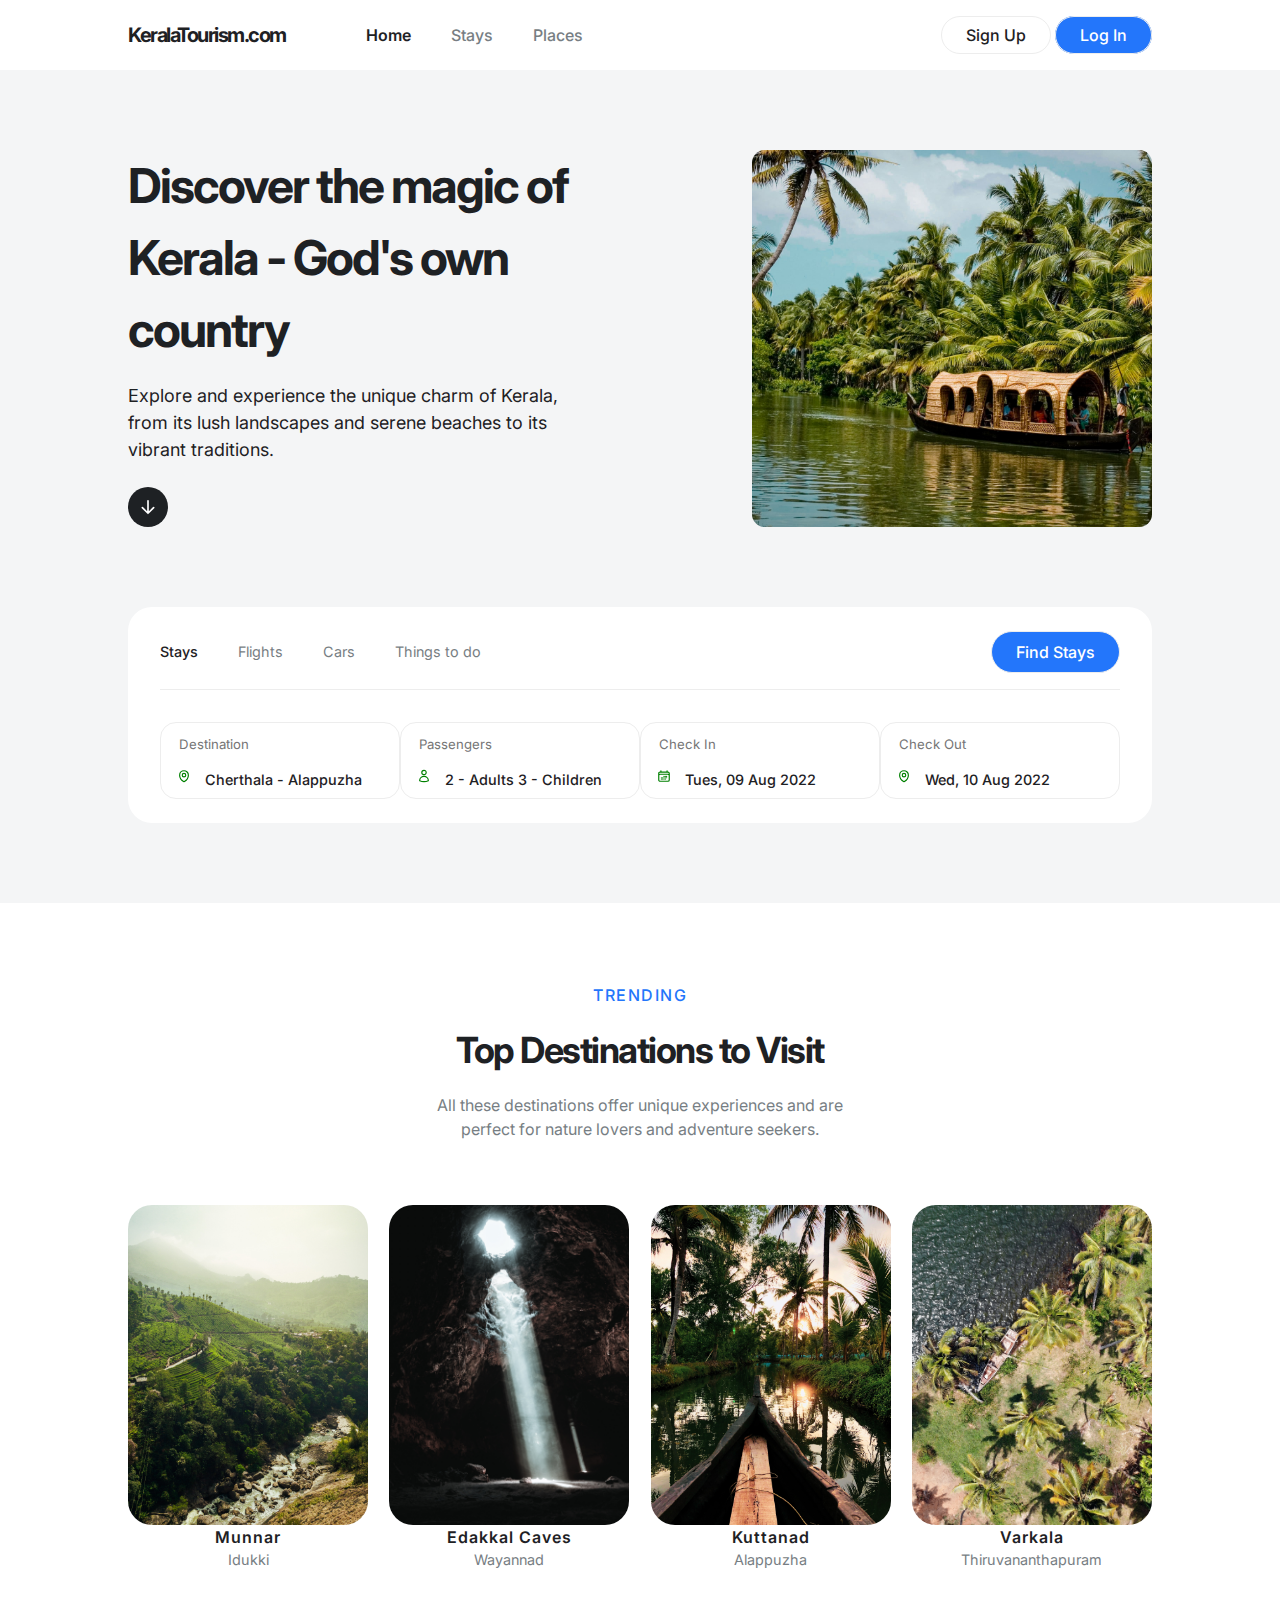
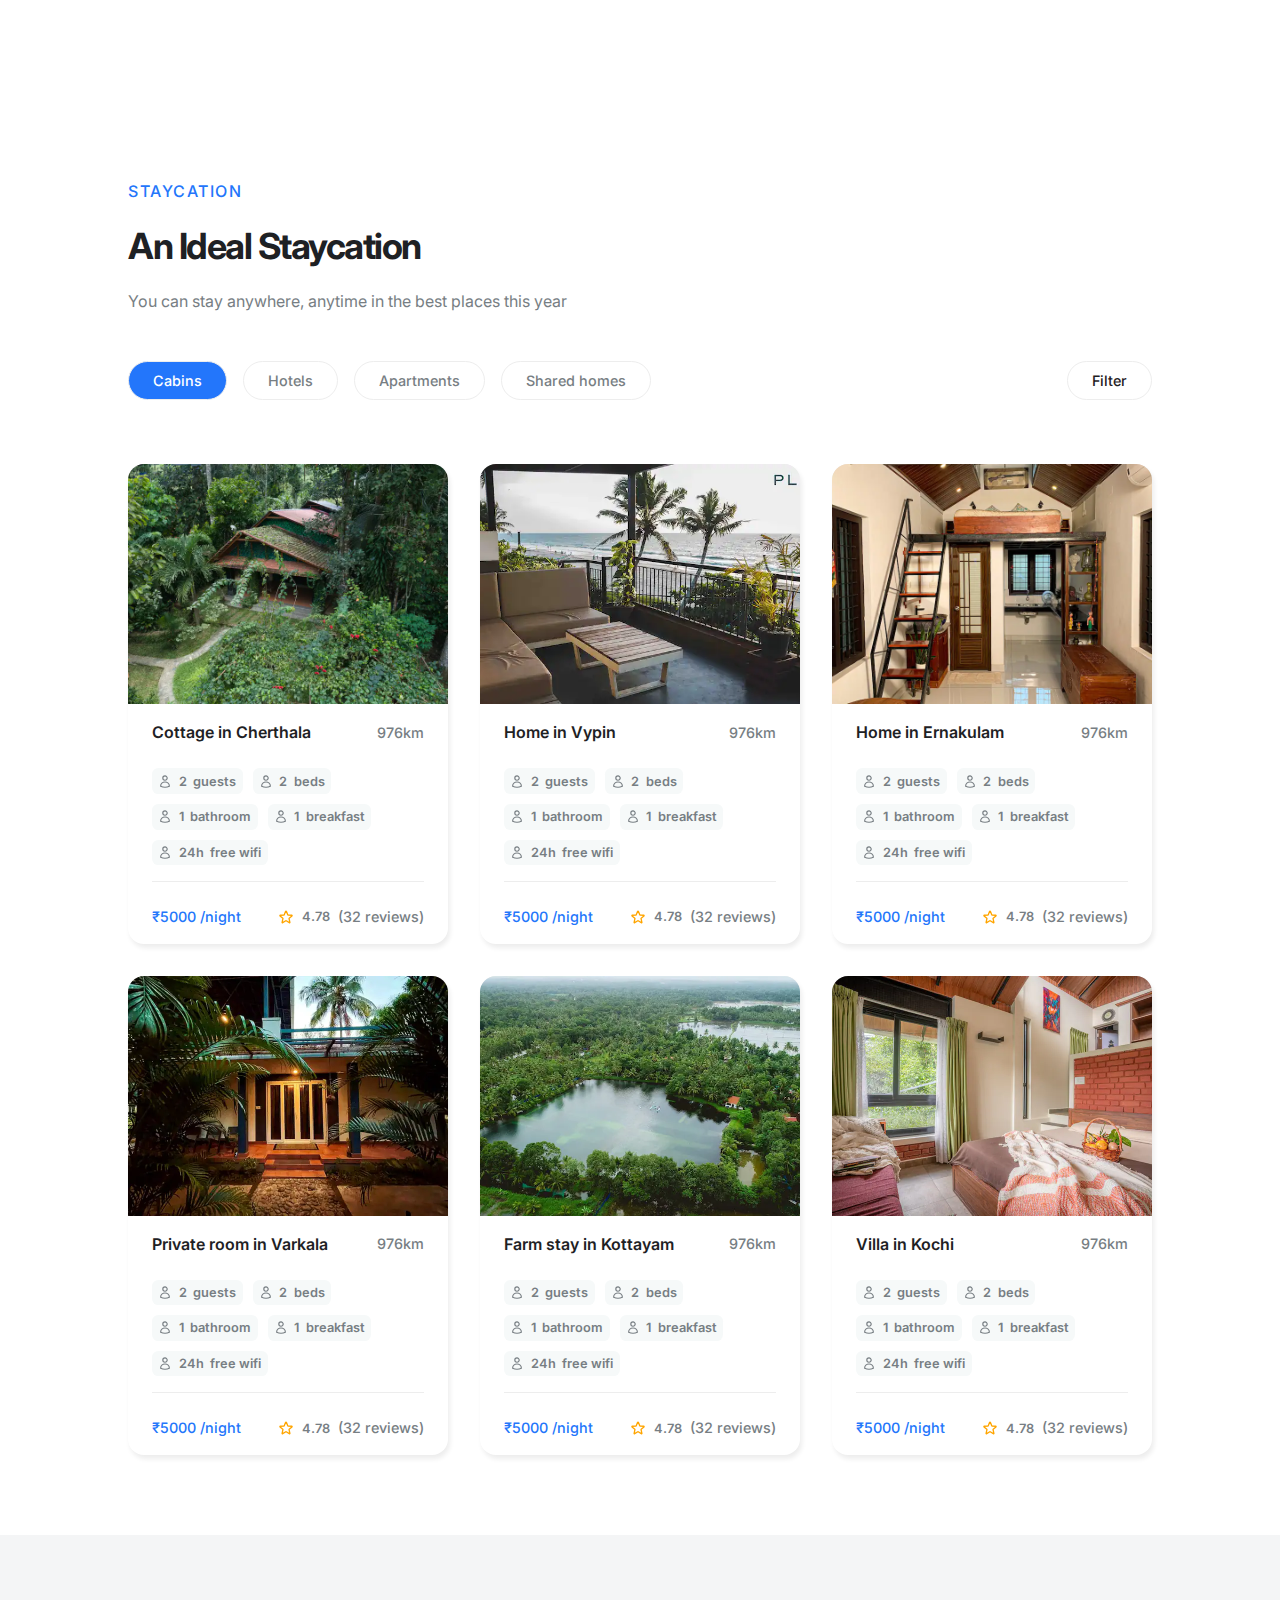
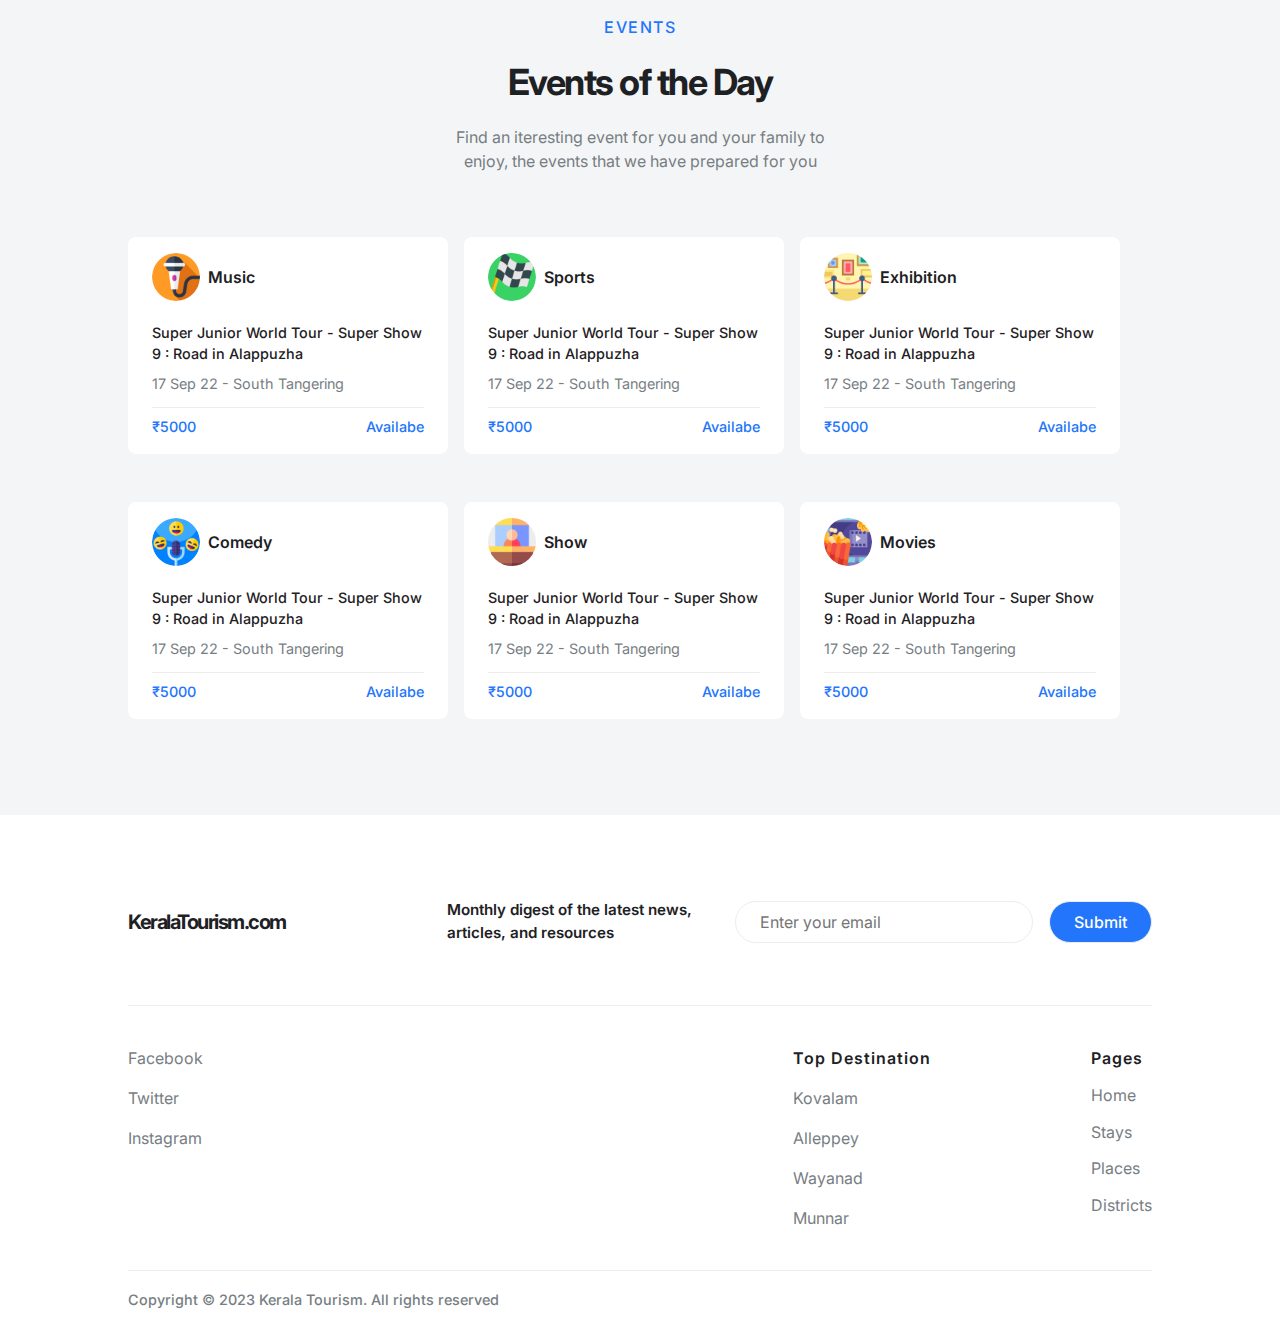
<file: index.html>
<!DOCTYPE html>
<html lang="en">
<head>
    <meta charset="UTF-8">
    <meta http-equiv="X-UA-Compatible" content="IE=edge">
    <meta name="viewport" content="width=device-width, initial-scale=1.0">

    <!-- Styles -->
    <link rel="stylesheet" href="./global.css">
    <link rel="stylesheet" href="./styles/home.css">

    <!-- Google Fonts -->
    <link rel="preconnect" href="https://fonts.googleapis.com">
    <link rel="preconnect" href="https://fonts.gstatic.com" crossorigin>
    <link href="https://fonts.googleapis.com/css2?family=Inter:wght@400;500;600;700&display=swap" rel="stylesheet">

    <title>Kerala Tourism Home</title>
</head>
<body>
    
    <!-- Header -->
    <header>
        <nav class="container flex-group">
            <p class="logo">KeralaTourism.com</p>
            
            <div class="nav-items flex-group">
                <a class="active" href="#">Home</a>
                <a href="./pages/stays.html">Stays</a>
                <a href="./pages/places.html">Places</a>
            </div>

            <div class="btn-group">
                <a class="btn" href="./pages/signup.html">Sign Up</a>
                <a class="btn btn-primary" href="./pages/login.html">Log In</a>
            </div>
        </nav>
    </header>
    <!-- Header -->

    <main>
        <!-- Hero Section -->
            <div class="hero__section">
                <div class="hero__section-wrapper container flex-group">
                    <div class="text-wrapper flex-group">
                        <!-- Text -->
                        <h1 class="hero__section-title">Discover the magic of Kerala - God's own country</h1>
                        <p class="hero__section-body">Explore and experience the unique charm of Kerala, from its lush landscapes and serene beaches to its vibrant traditions.</p>
                        <div class="scroll-down">
                            <svg xmlns="http://www.w3.org/2000/svg" fill="none" viewBox="0 0 24 24" stroke-width="1.5" stroke="currentColor" class="w-6 h-6">
                                <path stroke-linecap="round" stroke-linejoin="round" d="M12 4.5v15m0 0l6.75-6.75M12 19.5l-6.75-6.75" />
                            </svg>
                        </div>
                        <!-- Text -->
                    </div>
                    <div class="hero__section-image">
                        
                    </div>
                </div>
                <!-- Search Box -->
                <div class="search__box container">
                    <div class="search__box-head">
                        <div class="filter">
                            <p class="active" style="font-size: 0.9rem;">Stays</p>
                            <p style="font-size: 0.9rem;">Flights</p>
                            <p style="font-size: 0.9rem;">Cars</p>
                            <p style="font-size: 0.9rem;">Things to do</p>
                        </div>
                        <button class="btn btn-primary" type="button">Find Stays</button>
                    </div>
                    <div class="search__box-body">
                        <div class="search-ctn">
                            <input type="text" placeholder="Destination">
                            <div class="value">
                                <div class="icon">
                                    <svg xmlns="http://www.w3.org/2000/svg" fill="none" viewBox="0 0 24 24" stroke-width="1.5" stroke="currentColor" class="w-6 h-6">
                                        <path stroke-linecap="round" stroke-linejoin="round" d="M15 10.5a3 3 0 11-6 0 3 3 0 016 0z" />
                                        <path stroke-linecap="round" stroke-linejoin="round" d="M19.5 10.5c0 7.142-7.5 11.25-7.5 11.25S4.5 17.642 4.5 10.5a7.5 7.5 0 1115 0z" />
                                      </svg>
                                </div>
                                <p style="font-size: 0.9rem;">Cherthala - Alappuzha</p>
                            </div>
                        </div>
            
                        <div class="search-ctn">
                            <input type="text" placeholder="Passengers">
                            <div class="value">
                                <div class="icon">
                                    <svg xmlns="http://www.w3.org/2000/svg" fill="none" viewBox="0 0 24 24" stroke-width="1.5" stroke="currentColor" class="w-6 h-6">
                                        <path stroke-linecap="round" stroke-linejoin="round" d="M15.75 6a3.75 3.75 0 11-7.5 0 3.75 3.75 0 017.5 0zM4.501 20.118a7.5 7.5 0 0114.998 0A17.933 17.933 0 0112 21.75c-2.676 0-5.216-.584-7.499-1.632z" />
                                      </svg>
                                </div>
                                <p style="font-size: 0.9rem;">2 - Adults 3 - Children</p>
                            </div>
                        </div>
            
                        <div class="search-ctn">
                            <input type="text" placeholder="Check In">
                            <div class="value">
                                <div class="icon">
                                    <svg xmlns="http://www.w3.org/2000/svg" fill="none" viewBox="0 0 24 24" stroke-width="1.5" stroke="currentColor" class="w-6 h-6">
                                        <path stroke-linecap="round" stroke-linejoin="round" d="M6.75 3v2.25M17.25 3v2.25M3 18.75V7.5a2.25 2.25 0 012.25-2.25h13.5A2.25 2.25 0 0121 7.5v11.25m-18 0A2.25 2.25 0 005.25 21h13.5A2.25 2.25 0 0021 18.75m-18 0v-7.5A2.25 2.25 0 015.25 9h13.5A2.25 2.25 0 0121 11.25v7.5m-9-6h.008v.008H12v-.008zM12 15h.008v.008H12V15zm0 2.25h.008v.008H12v-.008zM9.75 15h.008v.008H9.75V15zm0 2.25h.008v.008H9.75v-.008zM7.5 15h.008v.008H7.5V15zm0 2.25h.008v.008H7.5v-.008zm6.75-4.5h.008v.008h-.008v-.008zm0 2.25h.008v.008h-.008V15zm0 2.25h.008v.008h-.008v-.008zm2.25-4.5h.008v.008H16.5v-.008zm0 2.25h.008v.008H16.5V15z" />
                                      </svg>
                                </div>
                                <p style="font-size: 0.9rem;">Tues, 09 Aug 2022</p>
                            </div>
                        </div>
            
                        <div class="search-ctn">
                            <input type="text" placeholder="Check Out">
                            <div class="value">
                                <div class="icon">
                                    <svg xmlns="http://www.w3.org/2000/svg" fill="none" viewBox="0 0 24 24" stroke-width="1.5" stroke="currentColor" class="w-6 h-6">
                                        <path stroke-linecap="round" stroke-linejoin="round" d="M15 10.5a3 3 0 11-6 0 3 3 0 016 0z" />
                                        <path stroke-linecap="round" stroke-linejoin="round" d="M19.5 10.5c0 7.142-7.5 11.25-7.5 11.25S4.5 17.642 4.5 10.5a7.5 7.5 0 1115 0z" />
                                      </svg>
                                </div>
                                <p style="font-size: 0.9rem;">Wed, 10 Aug 2022</p>
                            </div>
                        </div>
                    </div>
                </div>
            </div>
        <!-- Hero Section -->

        <!-- Top Destination -->
        <div class="top__destinations">
            <div class="container">
                <div class="top__destinations-text">
                    <h2 class="top__destinations-title">TRENDING</h2>
                    <h3 class="top__destinations-subtitle">Top Destinations to Visit</h3>
                    <p class="top__destinations-body">All these destinations offer unique experiences and are <br>perfect for nature lovers and adventure seekers.</p>
                </div>
                <div class="top__destinations-images flex-group">
                    <div class="top__destinations-cards" style="text-align: center;">
                        <div class="top__destinations-card-image" style="background-image: url('./images/Destinations/Munnar.jpg');"></div>
                        <h4 class="card-title">Munnar</h4>
                        <p style="color: var(--clr-neutral-700); font-size: 0.9rem;">Idukki</p>
                    </div>
                    <div class="top__destinations-cards" style="text-align: center;">
                        <div class="top__destinations-card-image" style="background-image: url('./images/Destinations/Caves.jpg');"></div>
                        <h4 class="card-title">Edakkal Caves</h4>
                        <p style="color: var(--clr-neutral-700); font-size: 0.9rem;">Wayannad</p>
                    </div>
                    <div class="top__destinations-cards" style="text-align: center;">
                        <div class="top__destinations-card-image" style="background-image: url('./images/Destinations/Kutannad.jpg');"></div>
                        <h4 class="card-title">Kuttanad</h4>
                        <p style="color: var(--clr-neutral-700); font-size: 0.9rem;">Alappuzha</p>
                    </div>
                    <div class="top__destinations-cards" style="text-align: center;">
                        <div class="top__destinations-card-image" style="background-image: url('./images/Destinations/Varkala.jpg');"></div>
                        <h4 class="card-title">Varkala</h4>
                        <p style="color: var(--clr-neutral-700); font-size: 0.9rem;">Thiruvananthapuram</p>
                    </div>
                </div>
            </div>
        </div>
        <!-- Top Destinations -->

        <!-- Staycation -->
        <div class="staycation">
            <div class="container">
                <div class="staycation-text">
                    <h2>STAYCATION</h2>
                    <h3>An Ideal Staycation</h3>
                    <p>You can stay anywhere, anytime in the best places this year</p>
                </div>
                
                <div class="staycation-filter flex-group">
                    <div class="flex-group" style="gap: 1rem;">
                        <button class="btn btn-primary" type="button" style="font-size: 0.9rem;">Cabins</button>
                        <button class="btn" type="button" style="font-size: 0.9rem; color: var(--clr-neutral-700);">Hotels</button>
                        <button class="btn" type="button" style="font-size: 0.9rem; color: var(--clr-neutral-700);">Apartments</button>
                        <button class="btn" type="button" style="font-size: 0.9rem; color: var(--clr-neutral-700);">Shared homes</button>
                    </div>
                    <div>
                        <button class="btn" type="button" style="font-size: 0.9rem;">Filter</button>
                    </div>
                </div>

                <div class="staycation-cards flex-group">
                    <div class="product__card">
                        <div class="product__card-img" style="background-image: url('./images/Stays/stay1.webp');">
                        </div>
                        <div class="product__card-body">
                            <div class="flex-group" style="justify-content: space-between; align-items: center;">
                                <p class="card-title">Cottage in Cherthala</p>
                                <p class="distance">976km</p>
                            </div>
                            <div class="tag-group">
                                <div class="tag">
                                    <svg xmlns="http://www.w3.org/2000/svg" fill="none" viewBox="0 0 24 24" stroke-width="1.5" stroke="currentColor" class="w-6 h-6">
                                        <path stroke-linecap="round" stroke-linejoin="round" d="M15.75 6a3.75 3.75 0 11-7.5 0 3.75 3.75 0 017.5 0zM4.501 20.118a7.5 7.5 0 0114.998 0A17.933 17.933 0 0112 21.75c-2.676 0-5.216-.584-7.499-1.632z" />
                                    </svg>
                                    <p class="tag-number">2</p>
                                    <p class="tag-text">guests</p>
                                </div>
                                <div class="tag">
                                    <svg xmlns="http://www.w3.org/2000/svg" fill="none" viewBox="0 0 24 24" stroke-width="1.5" stroke="currentColor" class="w-6 h-6">
                                        <path stroke-linecap="round" stroke-linejoin="round" d="M15.75 6a3.75 3.75 0 11-7.5 0 3.75 3.75 0 017.5 0zM4.501 20.118a7.5 7.5 0 0114.998 0A17.933 17.933 0 0112 21.75c-2.676 0-5.216-.584-7.499-1.632z" />
                                    </svg>
                                    <p class="tag-number">2</p>
                                    <p class="tag-text">beds</p>
                                </div>
                                <div class="tag">
                                    <svg xmlns="http://www.w3.org/2000/svg" fill="none" viewBox="0 0 24 24" stroke-width="1.5" stroke="currentColor" class="w-6 h-6">
                                        <path stroke-linecap="round" stroke-linejoin="round" d="M15.75 6a3.75 3.75 0 11-7.5 0 3.75 3.75 0 017.5 0zM4.501 20.118a7.5 7.5 0 0114.998 0A17.933 17.933 0 0112 21.75c-2.676 0-5.216-.584-7.499-1.632z" />
                                    </svg>
                                    <p class="tag-number">1</p>
                                    <p class="tag-text">bathroom</p>
                                </div>
                                <div class="tag">
                                    <svg xmlns="http://www.w3.org/2000/svg" fill="none" viewBox="0 0 24 24" stroke-width="1.5" stroke="currentColor" class="w-6 h-6">
                                        <path stroke-linecap="round" stroke-linejoin="round" d="M15.75 6a3.75 3.75 0 11-7.5 0 3.75 3.75 0 017.5 0zM4.501 20.118a7.5 7.5 0 0114.998 0A17.933 17.933 0 0112 21.75c-2.676 0-5.216-.584-7.499-1.632z" />
                                    </svg>
                                    <p class="tag-number">1</p>
                                    <p class="tag-text">breakfast</p>
                                </div>
                                <div class="tag">
                                    <svg xmlns="http://www.w3.org/2000/svg" fill="none" viewBox="0 0 24 24" stroke-width="1.5" stroke="currentColor" class="w-6 h-6">
                                        <path stroke-linecap="round" stroke-linejoin="round" d="M15.75 6a3.75 3.75 0 11-7.5 0 3.75 3.75 0 017.5 0zM4.501 20.118a7.5 7.5 0 0114.998 0A17.933 17.933 0 0112 21.75c-2.676 0-5.216-.584-7.499-1.632z" />
                                    </svg>
                                    <p class="tag-number">24h</p>
                                    <p class="tag-text">free wifi</p>
                                </div>
                            </div>
                            <div class="flex-group" style="justify-content: space-between; align-items: center;">
                                <p class="card-price">₹5000 /night</p>
                                <div class="flex-group" style="gap: 0.5rem; align-items: center;">
                                    <div class="rating-icon flex-group">
                                        <svg xmlns="http://www.w3.org/2000/svg" fill="none" viewBox="0 0 24 24" stroke-width="1.5" stroke="currentColor" class="w-6 h-6">
                                            <path stroke-linecap="round" stroke-linejoin="round" d="M11.48 3.499a.562.562 0 011.04 0l2.125 5.111a.563.563 0 00.475.345l5.518.442c.499.04.701.663.321.988l-4.204 3.602a.563.563 0 00-.182.557l1.285 5.385a.562.562 0 01-.84.61l-4.725-2.885a.563.563 0 00-.586 0L6.982 20.54a.562.562 0 01-.84-.61l1.285-5.386a.562.562 0 00-.182-.557l-4.204-3.602a.563.563 0 01.321-.988l5.518-.442a.563.563 0 00.475-.345L11.48 3.5z" />
                                        </svg>
                                    </div>                     
                                    <p class="rating">4.78</p>  
                                    <p class="review">(32 reviews)</p>
                                </div>
                            </div>
                        </div>
                    </div> <!-- Product Card 1 -->

                    <div class="product__card">
                        <div class="product__card-img" style="background-image: url('./images/Stays/Stay2.webp');">
                        </div>
                        <div class="product__card-body">
                            <div class="flex-group" style="justify-content: space-between; align-items: center;">
                                <p class="card-title">Home in Vypin</p>
                                <p class="distance">976km</p>
                            </div>
                            <div class="tag-group">
                                <div class="tag">
                                    <svg xmlns="http://www.w3.org/2000/svg" fill="none" viewBox="0 0 24 24" stroke-width="1.5" stroke="currentColor" class="w-6 h-6">
                                        <path stroke-linecap="round" stroke-linejoin="round" d="M15.75 6a3.75 3.75 0 11-7.5 0 3.75 3.75 0 017.5 0zM4.501 20.118a7.5 7.5 0 0114.998 0A17.933 17.933 0 0112 21.75c-2.676 0-5.216-.584-7.499-1.632z" />
                                    </svg>
                                    <p class="tag-number">2</p>
                                    <p class="tag-text">guests</p>
                                </div>
                                <div class="tag">
                                    <svg xmlns="http://www.w3.org/2000/svg" fill="none" viewBox="0 0 24 24" stroke-width="1.5" stroke="currentColor" class="w-6 h-6">
                                        <path stroke-linecap="round" stroke-linejoin="round" d="M15.75 6a3.75 3.75 0 11-7.5 0 3.75 3.75 0 017.5 0zM4.501 20.118a7.5 7.5 0 0114.998 0A17.933 17.933 0 0112 21.75c-2.676 0-5.216-.584-7.499-1.632z" />
                                    </svg>
                                    <p class="tag-number">2</p>
                                    <p class="tag-text">beds</p>
                                </div>
                                <div class="tag">
                                    <svg xmlns="http://www.w3.org/2000/svg" fill="none" viewBox="0 0 24 24" stroke-width="1.5" stroke="currentColor" class="w-6 h-6">
                                        <path stroke-linecap="round" stroke-linejoin="round" d="M15.75 6a3.75 3.75 0 11-7.5 0 3.75 3.75 0 017.5 0zM4.501 20.118a7.5 7.5 0 0114.998 0A17.933 17.933 0 0112 21.75c-2.676 0-5.216-.584-7.499-1.632z" />
                                    </svg>
                                    <p class="tag-number">1</p>
                                    <p class="tag-text">bathroom</p>
                                </div>
                                <div class="tag">
                                    <svg xmlns="http://www.w3.org/2000/svg" fill="none" viewBox="0 0 24 24" stroke-width="1.5" stroke="currentColor" class="w-6 h-6">
                                        <path stroke-linecap="round" stroke-linejoin="round" d="M15.75 6a3.75 3.75 0 11-7.5 0 3.75 3.75 0 017.5 0zM4.501 20.118a7.5 7.5 0 0114.998 0A17.933 17.933 0 0112 21.75c-2.676 0-5.216-.584-7.499-1.632z" />
                                    </svg>
                                    <p class="tag-number">1</p>
                                    <p class="tag-text">breakfast</p>
                                </div>
                                <div class="tag">
                                    <svg xmlns="http://www.w3.org/2000/svg" fill="none" viewBox="0 0 24 24" stroke-width="1.5" stroke="currentColor" class="w-6 h-6">
                                        <path stroke-linecap="round" stroke-linejoin="round" d="M15.75 6a3.75 3.75 0 11-7.5 0 3.75 3.75 0 017.5 0zM4.501 20.118a7.5 7.5 0 0114.998 0A17.933 17.933 0 0112 21.75c-2.676 0-5.216-.584-7.499-1.632z" />
                                    </svg>
                                    <p class="tag-number">24h</p>
                                    <p class="tag-text">free wifi</p>
                                </div>
                            </div>
                            <div class="flex-group" style="justify-content: space-between; align-items: center;">
                                <p class="card-price">₹5000 /night</p>
                                <div class="flex-group" style="gap: 0.5rem; align-items: center;">
                                    <div class="rating-icon flex-group">
                                        <svg xmlns="http://www.w3.org/2000/svg" fill="none" viewBox="0 0 24 24" stroke-width="1.5" stroke="currentColor" class="w-6 h-6">
                                            <path stroke-linecap="round" stroke-linejoin="round" d="M11.48 3.499a.562.562 0 011.04 0l2.125 5.111a.563.563 0 00.475.345l5.518.442c.499.04.701.663.321.988l-4.204 3.602a.563.563 0 00-.182.557l1.285 5.385a.562.562 0 01-.84.61l-4.725-2.885a.563.563 0 00-.586 0L6.982 20.54a.562.562 0 01-.84-.61l1.285-5.386a.562.562 0 00-.182-.557l-4.204-3.602a.563.563 0 01.321-.988l5.518-.442a.563.563 0 00.475-.345L11.48 3.5z" />
                                        </svg>
                                    </div>                     
                                    <p class="rating">4.78</p>  
                                    <p class="review">(32 reviews)</p>
                                </div>
                            </div>
                        </div>
                    </div> <!-- Product Card 2 -->

                    <div class="product__card">
                        <div class="product__card-img" style="background-image: url('./images/Stays/Stay3.webp');">
                        </div>
                        <div class="product__card-body">
                            <div class="flex-group" style="justify-content: space-between; align-items: center;">
                                <p class="card-title">Home in Ernakulam</p>
                                <p class="distance">976km</p>
                            </div>
                            <div class="tag-group">
                                <div class="tag">
                                    <svg xmlns="http://www.w3.org/2000/svg" fill="none" viewBox="0 0 24 24" stroke-width="1.5" stroke="currentColor" class="w-6 h-6">
                                        <path stroke-linecap="round" stroke-linejoin="round" d="M15.75 6a3.75 3.75 0 11-7.5 0 3.75 3.75 0 017.5 0zM4.501 20.118a7.5 7.5 0 0114.998 0A17.933 17.933 0 0112 21.75c-2.676 0-5.216-.584-7.499-1.632z" />
                                    </svg>
                                    <p class="tag-number">2</p>
                                    <p class="tag-text">guests</p>
                                </div>
                                <div class="tag">
                                    <svg xmlns="http://www.w3.org/2000/svg" fill="none" viewBox="0 0 24 24" stroke-width="1.5" stroke="currentColor" class="w-6 h-6">
                                        <path stroke-linecap="round" stroke-linejoin="round" d="M15.75 6a3.75 3.75 0 11-7.5 0 3.75 3.75 0 017.5 0zM4.501 20.118a7.5 7.5 0 0114.998 0A17.933 17.933 0 0112 21.75c-2.676 0-5.216-.584-7.499-1.632z" />
                                    </svg>
                                    <p class="tag-number">2</p>
                                    <p class="tag-text">beds</p>
                                </div>
                                <div class="tag">
                                    <svg xmlns="http://www.w3.org/2000/svg" fill="none" viewBox="0 0 24 24" stroke-width="1.5" stroke="currentColor" class="w-6 h-6">
                                        <path stroke-linecap="round" stroke-linejoin="round" d="M15.75 6a3.75 3.75 0 11-7.5 0 3.75 3.75 0 017.5 0zM4.501 20.118a7.5 7.5 0 0114.998 0A17.933 17.933 0 0112 21.75c-2.676 0-5.216-.584-7.499-1.632z" />
                                    </svg>
                                    <p class="tag-number">1</p>
                                    <p class="tag-text">bathroom</p>
                                </div>
                                <div class="tag">
                                    <svg xmlns="http://www.w3.org/2000/svg" fill="none" viewBox="0 0 24 24" stroke-width="1.5" stroke="currentColor" class="w-6 h-6">
                                        <path stroke-linecap="round" stroke-linejoin="round" d="M15.75 6a3.75 3.75 0 11-7.5 0 3.75 3.75 0 017.5 0zM4.501 20.118a7.5 7.5 0 0114.998 0A17.933 17.933 0 0112 21.75c-2.676 0-5.216-.584-7.499-1.632z" />
                                    </svg>
                                    <p class="tag-number">1</p>
                                    <p class="tag-text">breakfast</p>
                                </div>
                                <div class="tag">
                                    <svg xmlns="http://www.w3.org/2000/svg" fill="none" viewBox="0 0 24 24" stroke-width="1.5" stroke="currentColor" class="w-6 h-6">
                                        <path stroke-linecap="round" stroke-linejoin="round" d="M15.75 6a3.75 3.75 0 11-7.5 0 3.75 3.75 0 017.5 0zM4.501 20.118a7.5 7.5 0 0114.998 0A17.933 17.933 0 0112 21.75c-2.676 0-5.216-.584-7.499-1.632z" />
                                    </svg>
                                    <p class="tag-number">24h</p>
                                    <p class="tag-text">free wifi</p>
                                </div>
                            </div>
                            <div class="flex-group" style="justify-content: space-between; align-items: center;">
                                <p class="card-price">₹5000 /night</p>
                                <div class="flex-group" style="gap: 0.5rem; align-items: center;">
                                    <div class="rating-icon flex-group">
                                        <svg xmlns="http://www.w3.org/2000/svg" fill="none" viewBox="0 0 24 24" stroke-width="1.5" stroke="currentColor" class="w-6 h-6">
                                            <path stroke-linecap="round" stroke-linejoin="round" d="M11.48 3.499a.562.562 0 011.04 0l2.125 5.111a.563.563 0 00.475.345l5.518.442c.499.04.701.663.321.988l-4.204 3.602a.563.563 0 00-.182.557l1.285 5.385a.562.562 0 01-.84.61l-4.725-2.885a.563.563 0 00-.586 0L6.982 20.54a.562.562 0 01-.84-.61l1.285-5.386a.562.562 0 00-.182-.557l-4.204-3.602a.563.563 0 01.321-.988l5.518-.442a.563.563 0 00.475-.345L11.48 3.5z" />
                                        </svg>
                                    </div>                     
                                    <p class="rating">4.78</p>  
                                    <p class="review">(32 reviews)</p>
                                </div>
                            </div>
                        </div>
                    </div> <!-- Product Card 3 -->

                    <div class="product__card">
                        <div class="product__card-img" style="background-image: url('./images/Stays/Stay4.webp');">
                        </div>
                        <div class="product__card-body">
                            <div class="flex-group" style="justify-content: space-between; align-items: center;">
                                <p class="card-title">Private room in Varkala</p>
                                <p class="distance">976km</p>
                            </div>
                            <div class="tag-group">
                                <div class="tag">
                                    <svg xmlns="http://www.w3.org/2000/svg" fill="none" viewBox="0 0 24 24" stroke-width="1.5" stroke="currentColor" class="w-6 h-6">
                                        <path stroke-linecap="round" stroke-linejoin="round" d="M15.75 6a3.75 3.75 0 11-7.5 0 3.75 3.75 0 017.5 0zM4.501 20.118a7.5 7.5 0 0114.998 0A17.933 17.933 0 0112 21.75c-2.676 0-5.216-.584-7.499-1.632z" />
                                    </svg>
                                    <p class="tag-number">2</p>
                                    <p class="tag-text">guests</p>
                                </div>
                                <div class="tag">
                                    <svg xmlns="http://www.w3.org/2000/svg" fill="none" viewBox="0 0 24 24" stroke-width="1.5" stroke="currentColor" class="w-6 h-6">
                                        <path stroke-linecap="round" stroke-linejoin="round" d="M15.75 6a3.75 3.75 0 11-7.5 0 3.75 3.75 0 017.5 0zM4.501 20.118a7.5 7.5 0 0114.998 0A17.933 17.933 0 0112 21.75c-2.676 0-5.216-.584-7.499-1.632z" />
                                    </svg>
                                    <p class="tag-number">2</p>
                                    <p class="tag-text">beds</p>
                                </div>
                                <div class="tag">
                                    <svg xmlns="http://www.w3.org/2000/svg" fill="none" viewBox="0 0 24 24" stroke-width="1.5" stroke="currentColor" class="w-6 h-6">
                                        <path stroke-linecap="round" stroke-linejoin="round" d="M15.75 6a3.75 3.75 0 11-7.5 0 3.75 3.75 0 017.5 0zM4.501 20.118a7.5 7.5 0 0114.998 0A17.933 17.933 0 0112 21.75c-2.676 0-5.216-.584-7.499-1.632z" />
                                    </svg>
                                    <p class="tag-number">1</p>
                                    <p class="tag-text">bathroom</p>
                                </div>
                                <div class="tag">
                                    <svg xmlns="http://www.w3.org/2000/svg" fill="none" viewBox="0 0 24 24" stroke-width="1.5" stroke="currentColor" class="w-6 h-6">
                                        <path stroke-linecap="round" stroke-linejoin="round" d="M15.75 6a3.75 3.75 0 11-7.5 0 3.75 3.75 0 017.5 0zM4.501 20.118a7.5 7.5 0 0114.998 0A17.933 17.933 0 0112 21.75c-2.676 0-5.216-.584-7.499-1.632z" />
                                    </svg>
                                    <p class="tag-number">1</p>
                                    <p class="tag-text">breakfast</p>
                                </div>
                                <div class="tag">
                                    <svg xmlns="http://www.w3.org/2000/svg" fill="none" viewBox="0 0 24 24" stroke-width="1.5" stroke="currentColor" class="w-6 h-6">
                                        <path stroke-linecap="round" stroke-linejoin="round" d="M15.75 6a3.75 3.75 0 11-7.5 0 3.75 3.75 0 017.5 0zM4.501 20.118a7.5 7.5 0 0114.998 0A17.933 17.933 0 0112 21.75c-2.676 0-5.216-.584-7.499-1.632z" />
                                    </svg>
                                    <p class="tag-number">24h</p>
                                    <p class="tag-text">free wifi</p>
                                </div>
                            </div>
                            <div class="flex-group" style="justify-content: space-between; align-items: center;">
                                <p class="card-price">₹5000 /night</p>
                                <div class="flex-group" style="gap: 0.5rem; align-items: center;">
                                    <div class="rating-icon flex-group">
                                        <svg xmlns="http://www.w3.org/2000/svg" fill="none" viewBox="0 0 24 24" stroke-width="1.5" stroke="currentColor" class="w-6 h-6">
                                            <path stroke-linecap="round" stroke-linejoin="round" d="M11.48 3.499a.562.562 0 011.04 0l2.125 5.111a.563.563 0 00.475.345l5.518.442c.499.04.701.663.321.988l-4.204 3.602a.563.563 0 00-.182.557l1.285 5.385a.562.562 0 01-.84.61l-4.725-2.885a.563.563 0 00-.586 0L6.982 20.54a.562.562 0 01-.84-.61l1.285-5.386a.562.562 0 00-.182-.557l-4.204-3.602a.563.563 0 01.321-.988l5.518-.442a.563.563 0 00.475-.345L11.48 3.5z" />
                                        </svg>
                                    </div>                     
                                    <p class="rating">4.78</p>  
                                    <p class="review">(32 reviews)</p>
                                </div>
                            </div>
                        </div>
                    </div> <!-- Product Card 4 -->

                    <div class="product__card">
                        <div class="product__card-img" style="background-image: url('./images/Stays/Stay5.webp');">
                        </div>
                        <div class="product__card-body">
                            <div class="flex-group" style="justify-content: space-between; align-items: center;">
                                <p class="card-title">Farm stay in Kottayam</p>
                                <p class="distance">976km</p>
                            </div>
                            <div class="tag-group">
                                <div class="tag">
                                    <svg xmlns="http://www.w3.org/2000/svg" fill="none" viewBox="0 0 24 24" stroke-width="1.5" stroke="currentColor" class="w-6 h-6">
                                        <path stroke-linecap="round" stroke-linejoin="round" d="M15.75 6a3.75 3.75 0 11-7.5 0 3.75 3.75 0 017.5 0zM4.501 20.118a7.5 7.5 0 0114.998 0A17.933 17.933 0 0112 21.75c-2.676 0-5.216-.584-7.499-1.632z" />
                                    </svg>
                                    <p class="tag-number">2</p>
                                    <p class="tag-text">guests</p>
                                </div>
                                <div class="tag">
                                    <svg xmlns="http://www.w3.org/2000/svg" fill="none" viewBox="0 0 24 24" stroke-width="1.5" stroke="currentColor" class="w-6 h-6">
                                        <path stroke-linecap="round" stroke-linejoin="round" d="M15.75 6a3.75 3.75 0 11-7.5 0 3.75 3.75 0 017.5 0zM4.501 20.118a7.5 7.5 0 0114.998 0A17.933 17.933 0 0112 21.75c-2.676 0-5.216-.584-7.499-1.632z" />
                                    </svg>
                                    <p class="tag-number">2</p>
                                    <p class="tag-text">beds</p>
                                </div>
                                <div class="tag">
                                    <svg xmlns="http://www.w3.org/2000/svg" fill="none" viewBox="0 0 24 24" stroke-width="1.5" stroke="currentColor" class="w-6 h-6">
                                        <path stroke-linecap="round" stroke-linejoin="round" d="M15.75 6a3.75 3.75 0 11-7.5 0 3.75 3.75 0 017.5 0zM4.501 20.118a7.5 7.5 0 0114.998 0A17.933 17.933 0 0112 21.75c-2.676 0-5.216-.584-7.499-1.632z" />
                                    </svg>
                                    <p class="tag-number">1</p>
                                    <p class="tag-text">bathroom</p>
                                </div>
                                <div class="tag">
                                    <svg xmlns="http://www.w3.org/2000/svg" fill="none" viewBox="0 0 24 24" stroke-width="1.5" stroke="currentColor" class="w-6 h-6">
                                        <path stroke-linecap="round" stroke-linejoin="round" d="M15.75 6a3.75 3.75 0 11-7.5 0 3.75 3.75 0 017.5 0zM4.501 20.118a7.5 7.5 0 0114.998 0A17.933 17.933 0 0112 21.75c-2.676 0-5.216-.584-7.499-1.632z" />
                                    </svg>
                                    <p class="tag-number">1</p>
                                    <p class="tag-text">breakfast</p>
                                </div>
                                <div class="tag">
                                    <svg xmlns="http://www.w3.org/2000/svg" fill="none" viewBox="0 0 24 24" stroke-width="1.5" stroke="currentColor" class="w-6 h-6">
                                        <path stroke-linecap="round" stroke-linejoin="round" d="M15.75 6a3.75 3.75 0 11-7.5 0 3.75 3.75 0 017.5 0zM4.501 20.118a7.5 7.5 0 0114.998 0A17.933 17.933 0 0112 21.75c-2.676 0-5.216-.584-7.499-1.632z" />
                                    </svg>
                                    <p class="tag-number">24h</p>
                                    <p class="tag-text">free wifi</p>
                                </div>
                            </div>
                            <div class="flex-group" style="justify-content: space-between; align-items: center;">
                                <p class="card-price">₹5000 /night</p>
                                <div class="flex-group" style="gap: 0.5rem; align-items: center;">
                                    <div class="rating-icon flex-group">
                                        <svg xmlns="http://www.w3.org/2000/svg" fill="none" viewBox="0 0 24 24" stroke-width="1.5" stroke="currentColor" class="w-6 h-6">
                                            <path stroke-linecap="round" stroke-linejoin="round" d="M11.48 3.499a.562.562 0 011.04 0l2.125 5.111a.563.563 0 00.475.345l5.518.442c.499.04.701.663.321.988l-4.204 3.602a.563.563 0 00-.182.557l1.285 5.385a.562.562 0 01-.84.61l-4.725-2.885a.563.563 0 00-.586 0L6.982 20.54a.562.562 0 01-.84-.61l1.285-5.386a.562.562 0 00-.182-.557l-4.204-3.602a.563.563 0 01.321-.988l5.518-.442a.563.563 0 00.475-.345L11.48 3.5z" />
                                        </svg>
                                    </div>                     
                                    <p class="rating">4.78</p>  
                                    <p class="review">(32 reviews)</p>
                                </div>
                            </div>
                        </div>
                    </div> <!-- Product Card 5 -->

                    <div class="product__card">
                        <div class="product__card-img" style="background-image: url('./images/Stays/Stay6.webp');">
                        </div>
                        <div class="product__card-body">
                            <div class="flex-group" style="justify-content: space-between; align-items: center;">
                                <p class="card-title">Villa in Kochi</p>
                                <p class="distance">976km</p>
                            </div>
                            <div class="tag-group">
                                <div class="tag">
                                    <svg xmlns="http://www.w3.org/2000/svg" fill="none" viewBox="0 0 24 24" stroke-width="1.5" stroke="currentColor" class="w-6 h-6">
                                        <path stroke-linecap="round" stroke-linejoin="round" d="M15.75 6a3.75 3.75 0 11-7.5 0 3.75 3.75 0 017.5 0zM4.501 20.118a7.5 7.5 0 0114.998 0A17.933 17.933 0 0112 21.75c-2.676 0-5.216-.584-7.499-1.632z" />
                                    </svg>
                                    <p class="tag-number">2</p>
                                    <p class="tag-text">guests</p>
                                </div>
                                <div class="tag">
                                    <svg xmlns="http://www.w3.org/2000/svg" fill="none" viewBox="0 0 24 24" stroke-width="1.5" stroke="currentColor" class="w-6 h-6">
                                        <path stroke-linecap="round" stroke-linejoin="round" d="M15.75 6a3.75 3.75 0 11-7.5 0 3.75 3.75 0 017.5 0zM4.501 20.118a7.5 7.5 0 0114.998 0A17.933 17.933 0 0112 21.75c-2.676 0-5.216-.584-7.499-1.632z" />
                                    </svg>
                                    <p class="tag-number">2</p>
                                    <p class="tag-text">beds</p>
                                </div>
                                <div class="tag">
                                    <svg xmlns="http://www.w3.org/2000/svg" fill="none" viewBox="0 0 24 24" stroke-width="1.5" stroke="currentColor" class="w-6 h-6">
                                        <path stroke-linecap="round" stroke-linejoin="round" d="M15.75 6a3.75 3.75 0 11-7.5 0 3.75 3.75 0 017.5 0zM4.501 20.118a7.5 7.5 0 0114.998 0A17.933 17.933 0 0112 21.75c-2.676 0-5.216-.584-7.499-1.632z" />
                                    </svg>
                                    <p class="tag-number">1</p>
                                    <p class="tag-text">bathroom</p>
                                </div>
                                <div class="tag">
                                    <svg xmlns="http://www.w3.org/2000/svg" fill="none" viewBox="0 0 24 24" stroke-width="1.5" stroke="currentColor" class="w-6 h-6">
                                        <path stroke-linecap="round" stroke-linejoin="round" d="M15.75 6a3.75 3.75 0 11-7.5 0 3.75 3.75 0 017.5 0zM4.501 20.118a7.5 7.5 0 0114.998 0A17.933 17.933 0 0112 21.75c-2.676 0-5.216-.584-7.499-1.632z" />
                                    </svg>
                                    <p class="tag-number">1</p>
                                    <p class="tag-text">breakfast</p>
                                </div>
                                <div class="tag">
                                    <svg xmlns="http://www.w3.org/2000/svg" fill="none" viewBox="0 0 24 24" stroke-width="1.5" stroke="currentColor" class="w-6 h-6">
                                        <path stroke-linecap="round" stroke-linejoin="round" d="M15.75 6a3.75 3.75 0 11-7.5 0 3.75 3.75 0 017.5 0zM4.501 20.118a7.5 7.5 0 0114.998 0A17.933 17.933 0 0112 21.75c-2.676 0-5.216-.584-7.499-1.632z" />
                                    </svg>
                                    <p class="tag-number">24h</p>
                                    <p class="tag-text">free wifi</p>
                                </div>
                            </div>
                            <div class="flex-group" style="justify-content: space-between; align-items: center;">
                                <p class="card-price">₹5000 /night</p>
                                <div class="flex-group" style="gap: 0.5rem; align-items: center;">
                                    <div class="rating-icon flex-group">
                                        <svg xmlns="http://www.w3.org/2000/svg" fill="none" viewBox="0 0 24 24" stroke-width="1.5" stroke="currentColor" class="w-6 h-6">
                                            <path stroke-linecap="round" stroke-linejoin="round" d="M11.48 3.499a.562.562 0 011.04 0l2.125 5.111a.563.563 0 00.475.345l5.518.442c.499.04.701.663.321.988l-4.204 3.602a.563.563 0 00-.182.557l1.285 5.385a.562.562 0 01-.84.61l-4.725-2.885a.563.563 0 00-.586 0L6.982 20.54a.562.562 0 01-.84-.61l1.285-5.386a.562.562 0 00-.182-.557l-4.204-3.602a.563.563 0 01.321-.988l5.518-.442a.563.563 0 00.475-.345L11.48 3.5z" />
                                        </svg>
                                    </div>                     
                                    <p class="rating">4.78</p>  
                                    <p class="review">(32 reviews)</p>
                                </div>
                            </div>
                        </div>
                    </div> <!-- Product Card 6 -->
                </div>

            </div>
        </div>
        <!-- Staycation -->
        
        <!-- Events -->
        <div class="events">
            <div class="container">
                <div class="events-text">
                    <h2>EVENTS</h2>
                    <h3>Events of the Day</h3>
                    <p>Find an iteresting event for you and your family to <br>enjoy, the events that we have prepared for you</p>
                </div>
                <div class="events-cards flex-group">
                    <div class="event-card">
                        <div class="card-head flex-group">
                            <div class="card-image" style="background-image: url('./icons/microphone.png');"> 
                            </div>
                            <p class="card-title">Music</p>
                        </div>
                        <div class="card-body">
                            <p class="card-body-text">Super Junior World Tour - Super Show 9 : Road in Alappuzha</p>
                            <p class="card-body-detail">17 Sep 22 - South Tangering</p>
                        </div>
                        <div class="card-footer flex-group">
                            <p class="card-price">₹5000</p>
                            <p class="card-footer-text">Availabe</p>
                        </div>
                    </div>
                    <div class="event-card">
                        <div class="card-head flex-group">
                            <div class="card-image" style="background-image: url('./icons/flag.png');"> 
                            </div>
                            <p class="card-title">Sports</p>
                        </div>
                        <div class="card-body">
                            <p class="card-body-text">Super Junior World Tour - Super Show 9 : Road in Alappuzha</p>
                            <p class="card-body-detail">17 Sep 22 - South Tangering</p>
                        </div>
                        <div class="card-footer flex-group">
                            <p class="card-price">₹5000</p>
                            <p class="card-footer-text">Availabe</p>
                        </div>
                    </div>
                    <div class="event-card">
                        <div class="card-head flex-group">
                            <div class="card-image" style="background-image: url('./icons/exhibition.png');"> 
                            </div>
                            <p class="card-title">Exhibition</p>
                        </div>
                        <div class="card-body">
                            <p class="card-body-text">Super Junior World Tour - Super Show 9 : Road in Alappuzha</p>
                            <p class="card-body-detail">17 Sep 22 - South Tangering</p>
                        </div>
                        <div class="card-footer flex-group">
                            <p class="card-price">₹5000</p>
                            <p class="card-footer-text">Availabe</p>
                        </div>
                    </div>
                    <div class="event-card">
                        <div class="card-head flex-group">
                            <div class="card-image" style="background-image: url('./icons/standup-comedy.png');"> 
                            </div>
                            <p class="card-title">Comedy</p>
                        </div>
                        <div class="card-body">
                            <p class="card-body-text">Super Junior World Tour - Super Show 9 : Road in Alappuzha</p>
                            <p class="card-body-detail">17 Sep 22 - South Tangering</p>
                        </div>
                        <div class="card-footer flex-group">
                            <p class="card-price">₹5000</p>
                            <p class="card-footer-text">Availabe</p>
                        </div>
                    </div>
                    <div class="event-card">
                        <div class="card-head flex-group">
                            <div class="card-image" style="background-image: url('./icons/ticket-office.png');"> 
                            </div>
                            <p class="card-title">Show</p>
                        </div>
                        <div class="card-body">
                            <p class="card-body-text">Super Junior World Tour - Super Show 9 : Road in Alappuzha</p>
                            <p class="card-body-detail">17 Sep 22 - South Tangering</p>
                        </div>
                        <div class="card-footer flex-group">
                            <p class="card-price">₹5000</p>
                            <p class="card-footer-text">Availabe</p>
                        </div>
                    </div>
                    <div class="event-card">
                        <div class="card-head flex-group">
                            <div class="card-image" style="background-image: url('./icons/tv.png');"> 
                            </div>
                            <p class="card-title">Movies</p>
                        </div>
                        <div class="card-body">
                            <p class="card-body-text">Super Junior World Tour - Super Show 9 : Road in Alappuzha</p>
                            <p class="card-body-detail">17 Sep 22 - South Tangering</p>
                        </div>
                        <div class="card-footer flex-group">
                            <p class="card-price">₹5000</p>
                            <p class="card-footer-text">Availabe</p>
                        </div>
                    </div>
                </div>
            </div>
        </div>
        <!-- Events  -->

    </main>

    <!-- Footer -->
    <footer>
        <div class="container">
            
            <div class="footer-head flex-group">
                <p class="logo">KeralaTourism.com</p>
                <form class="newsletter flex-group">
                    <p class="newsletter-title">Monthly digest of the latest news, articles, and resources</p>
                    <input type="text" id="newsletter-email" placeholder="Enter your email">
                    <button class="btn btn-primary">Submit</button>
                </form>
            </div>

            <div class="footer-main flex-group">
                <div class="social-media grid">
                    <a href="#">Facebook</a>
                    <a href="#">Twitter</a>
                    <a href="#">Instagram</a>
                </div>

                <div class="site-map flex-group">
                    <div class="top-destination grid">
                        <h4>Top Destination</h4>
                        <a href="#">Kovalam</a>
                        <a href="#">Alleppey</a>
                        <a href="#">Wayanad</a>
                        <a href="#">Munnar</a>
                    </div>
                    <div class="pages grid">
                        <h4>Pages</h4>
                        <a href="#">Home</a>
                        <a href="./pages/stays.html">Stays</a>
                        <a href="./pages/places.html">Places</a>
                        <a href="#">Districts</a>
                    </div>
                </div>
            </div>

            <div class="footer-copyrights">
                <span>Copyright © 2023 Kerala Tourism. All rights reserved</span>
            </div>
        </div>
    </footer>
    <!-- Footer -->
</body>
</html>
</file>
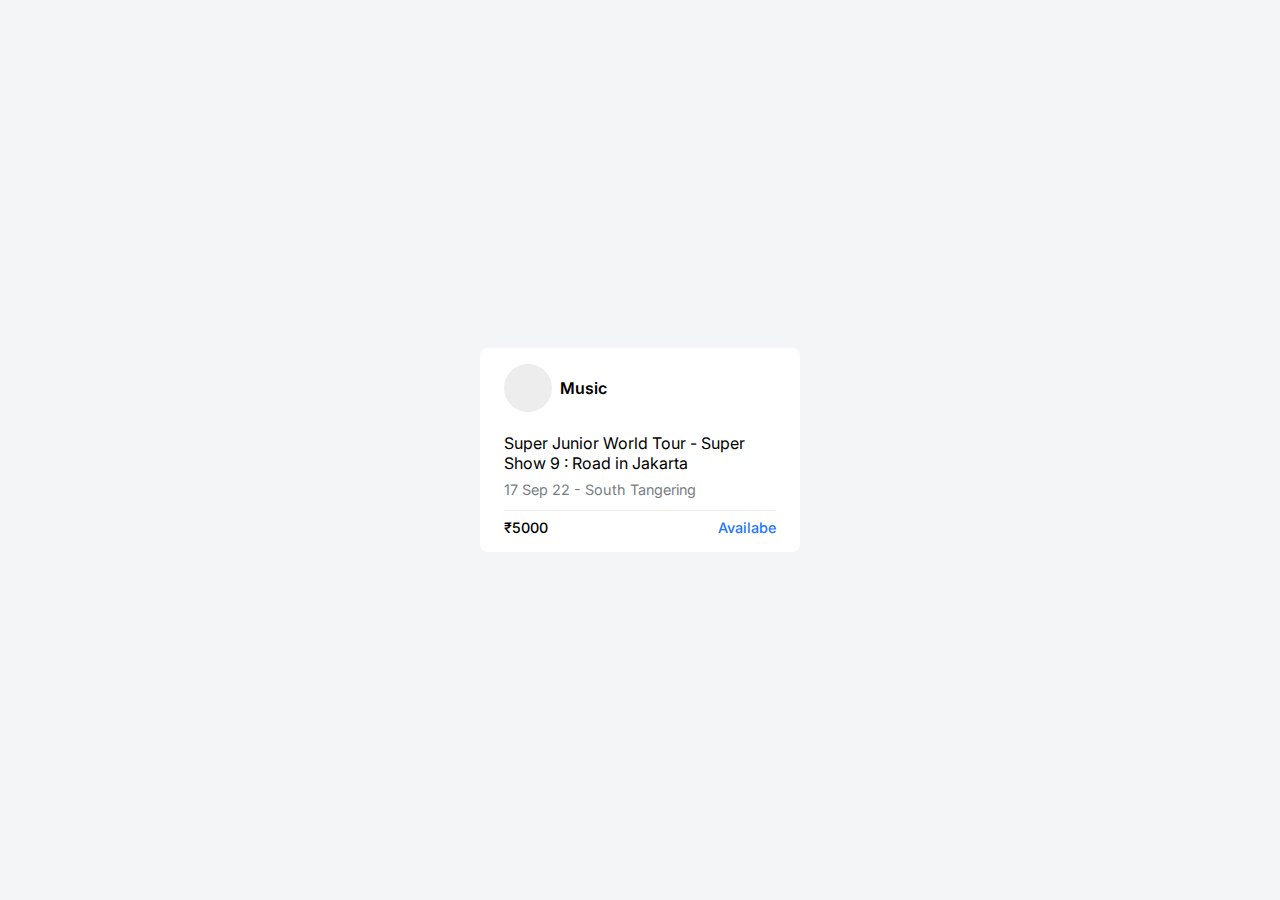
<file: components/EventsCards.html>
<!DOCTYPE html>
<html lang="en">
<head>
    <meta charset="UTF-8">
    <meta http-equiv="X-UA-Compatible" content="IE=edge">
    <meta name="viewport" content="width=device-width, initial-scale=1.0">

    <!-- Google Fonts -->
    <link rel="preconnect" href="https://fonts.googleapis.com">
    <link rel="preconnect" href="https://fonts.gstatic.com" crossorigin>
    <link href="https://fonts.googleapis.com/css2?family=Inter:wght@400;500;600;700&display=swap" rel="stylesheet">

    <title>Events Cards</title>

    <style>
        :root {
                --clr-primary-500: hsla(217, 96%, 56%, 1);
    
                --clr-background-100: hsla(0, 0%, 100%, 1);
                --clr-background-200: hsla(210, 11%, 96%, 1);
                --clr-background-300: hsl(180, 20%, 97%, 1);
                
                --clr-neutral-400: hsla(0, 0%, 93%, 1);
                --clr-neutral-700: hsla(205, 5%, 49%, 1);
                --clr-neutral-900: hsla(210, 9%, 13%, 1);
                
                --fw-rg: 400;
                --fw-md: 500;
                --fw-sb: 600;
                --fw-bd: 700;
            }
    
            /*
                1. Use a more-intuitive box-sizing model.
            */
            *, *::before, *::after {
                box-sizing: border-box;
            }
            /*
                2. Remove default margin
            */
            * {
                margin: 0;
            }
            /*
                3. Allow percentage-based heights in the application
            */
            html{
                height: 100vh;
            } 
            
            body {
                font-family: 'Inter', sans-serif;
                display: flex;
                justify-content: center;
                align-items: center;
                background-color: var(--clr-background-200);
                height: 100vh;
            }

            .flex-group {
                display: flex;
                justify-content: space-between;
                align-items: center;
            }

            .event-card {
                width: 20rem;
                background-color: var(--clr-background-100);
                padding: 1rem 1.5rem;
                border-radius: 0.5rem;
            }

            .card-head {
                width: fit-content;
                gap: 0.5rem;
            }

            .card-image {
                width: 3rem;
                aspect-ratio: 1;
                border-radius: 50%;
                background-color: var(--clr-neutral-400);
            }

            .card-title {
                font-size: 1rem;
                font-weight: var(--fw-sb);
            }

            .card-body {
                padding-block: 0.8rem;
                margin-block: 0.5rem;
                border-bottom: 1px var(--clr-neutral-400) solid;
            }

            .card-body-detail {
                color: var(--clr-neutral-700);
                margin-top: 0.5rem;
                font-size: 0.9rem;
            }

            .card-price {
                font-size: 0.9rem;
                font-weight: var(--fw-md);
            }

            .card-footer-text {
                font-size: 0.9rem;
                font-weight: var(--fw-md);
                color: var(--clr-primary-500);
            }
    </style>
</head>
<body>
    <div class="event-card">
        <div class="card-head flex-group">
            <div class="card-image"> 
            </div>
            <p class="card-title">Music</p>
        </div>
        <div class="card-body">
            <p class="card-body-text">Super Junior World Tour - Super Show 9 : Road in Jakarta</p>
            <p class="card-body-detail">17 Sep 22 - South Tangering</p>
        </div>
        <div class="card-footer flex-group">
            <p class="card-price">₹5000</p>
            <p class="card-footer-text">Availabe</p>
        </div>
    </div>
</body>
</html>
</file>
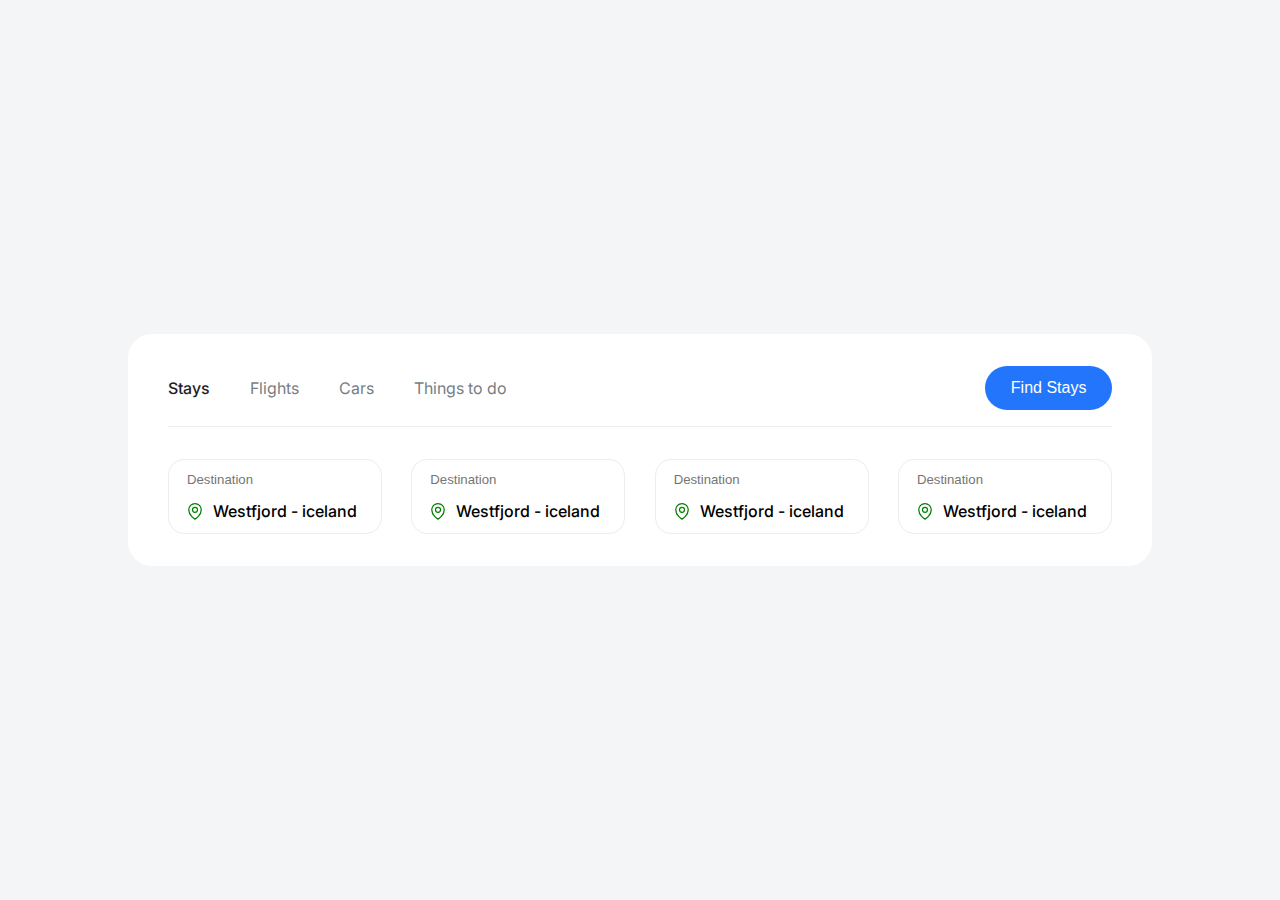
<file: components/MainFilter.html>
<!DOCTYPE html>
<html lang="en">
    <head>
        <meta charset="UTF-8">
        <meta http-equiv="X-UA-Compatible" content="IE=edge">
        <meta name="viewport" content="width=device-width, initial-scale=1.0">
    
        <!-- Google Fonts -->
        <link rel="preconnect" href="https://fonts.googleapis.com">
        <link rel="preconnect" href="https://fonts.gstatic.com" crossorigin>
        <link href="https://fonts.googleapis.com/css2?family=Inter:wght@400;500;600;700&display=swap" rel="stylesheet">

    
        <title>Hero Image Carosal</title>
    
        <style>
            :root {
                --clr-primary-500: hsla(217, 96%, 56%, 1);
    
                --clr-background-100: hsla(0, 0%, 100%, 1);
                --clr-background-200: hsla(210, 11%, 96%, 1);
                --clr-background-300: hsl(180, 20%, 97%, 1);
                
                --clr-neutral-400: hsla(0, 0%, 93%, 1);
                --clr-neutral-700: hsla(205, 5%, 49%, 1);
                --clr-neutral-900: hsla(210, 9%, 13%, 1);
                
                --fw-rg: 400;
                --fw-md: 500;
                --fw-sb: 600;
                --fw-bd: 700;
            }
    
            /*
                1. Use a more-intuitive box-sizing model.
            */
            *, *::before, *::after {
                box-sizing: border-box;
            }
            /*
                2. Remove default margin
            */
            * {
                margin: 0;
            }
            /*
                3. Allow percentage-based heights in the application
            */
            html{
                height: 100vh;
            } 
            
            body {
                font-family: 'Inter', sans-serif;
                display: flex;
                justify-content: center;
                align-items: center;
                background-color: var(--clr-background-200);
                height: 100vh;
            }

            .search__box {
                background-color: var(--clr-background-100);
                width: 1024px;
                padding: 2em 2.5em;
                border-radius: 1.5rem;
            }

            .search__box-head {
                display: flex;
                justify-content: space-between;
                padding-bottom: 1rem;
                border-bottom: 1px var(--clr-neutral-400) solid;
            }

            .filter {
                display: flex;
                align-items: center;
                gap: 2.5rem
            }

            .filter p {
                color: var(--clr-neutral-700);
                font-size: 1rem;
            }

            .btn {
                border: none;
                background-color: var(--clr-background-100);
                padding: 0.8rem 1.6rem;
                font-weight: var(--fw-md);
                font-size: 1rem;
                border-radius: 100vmax;
            }

            .btn-primary {
                background-color: var(--clr-primary-500);
                color: var(--clr-background-100);
            }
            
            .search__box-body {
                display: flex;
                justify-content: space-between;
                margin-top: 2rem;
            }

            .search-ctn {
                border: 1px var(--clr-neutral-400) solid;
                width: fit-content;
                border-radius: 1rem;
                overflow: hidden;
                padding: 0.5em 1em;
            }

            .search-ctn input {
                margin-bottom: 0.8rem;
                border: none;
                font-size: 0.825rem;
            }

            .value {
                display: flex;
                gap: 0.5rem;
            }

            .icon {
                width: 20px;
                aspect-ratio: 1;
            }

            .value p {
                font-weight: var(--fw-md);
            }

            .value svg {
                color: green;
            }

            .filter .active {
                color: var(--clr-neutral-900);
                font-weight: var(--fw-md);
            }

        </style>
    </head>
<body>

    <div class="search__box">
        <div class="search__box-head">
            <div class="filter">
                <p class="active">Stays</p>
                <p>Flights</p>
                <p>Cars</p>
                <p>Things to do</p>
            </div>
            <button class="btn btn-primary" type="button">Find Stays</button>
        </div>
        <div class="search__box-body">
            <div class="search-ctn">
                <input type="text" placeholder="Destination">
                <div class="value">
                    <div class="icon">
                        <svg xmlns="http://www.w3.org/2000/svg" fill="none" viewBox="0 0 24 24" stroke-width="1.5" stroke="currentColor" class="w-6 h-6">
                            <path stroke-linecap="round" stroke-linejoin="round" d="M15 10.5a3 3 0 11-6 0 3 3 0 016 0z" />
                            <path stroke-linecap="round" stroke-linejoin="round" d="M19.5 10.5c0 7.142-7.5 11.25-7.5 11.25S4.5 17.642 4.5 10.5a7.5 7.5 0 1115 0z" />
                          </svg>
                    </div>                    
                    <p>Westfjord - iceland</p>
                </div>
            </div>

            <div class="search-ctn">
                <input type="text" placeholder="Destination">
                <div class="value">
                    <div class="icon">
                        <svg xmlns="http://www.w3.org/2000/svg" fill="none" viewBox="0 0 24 24" stroke-width="1.5" stroke="currentColor" class="w-6 h-6">
                            <path stroke-linecap="round" stroke-linejoin="round" d="M15 10.5a3 3 0 11-6 0 3 3 0 016 0z" />
                            <path stroke-linecap="round" stroke-linejoin="round" d="M19.5 10.5c0 7.142-7.5 11.25-7.5 11.25S4.5 17.642 4.5 10.5a7.5 7.5 0 1115 0z" />
                          </svg>
                    </div>                    
                    <p>Westfjord - iceland</p>
                </div>
            </div>

            <div class="search-ctn">
                <input type="text" placeholder="Destination">
                <div class="value">
                    <div class="icon">
                        <svg xmlns="http://www.w3.org/2000/svg" fill="none" viewBox="0 0 24 24" stroke-width="1.5" stroke="currentColor" class="w-6 h-6">
                            <path stroke-linecap="round" stroke-linejoin="round" d="M15 10.5a3 3 0 11-6 0 3 3 0 016 0z" />
                            <path stroke-linecap="round" stroke-linejoin="round" d="M19.5 10.5c0 7.142-7.5 11.25-7.5 11.25S4.5 17.642 4.5 10.5a7.5 7.5 0 1115 0z" />
                          </svg>
                    </div>                    
                    <p>Westfjord - iceland</p>
                </div>
            </div>

            <div class="search-ctn">
                <input type="text" placeholder="Destination">
                <div class="value">
                    <div class="icon">
                        <svg xmlns="http://www.w3.org/2000/svg" fill="none" viewBox="0 0 24 24" stroke-width="1.5" stroke="currentColor" class="w-6 h-6">
                            <path stroke-linecap="round" stroke-linejoin="round" d="M15 10.5a3 3 0 11-6 0 3 3 0 016 0z" />
                            <path stroke-linecap="round" stroke-linejoin="round" d="M19.5 10.5c0 7.142-7.5 11.25-7.5 11.25S4.5 17.642 4.5 10.5a7.5 7.5 0 1115 0z" />
                          </svg>
                    </div>                    
                    <p>Westfjord - iceland</p>
                </div>
            </div>
    </div>
    
</body>
</html>
</file>
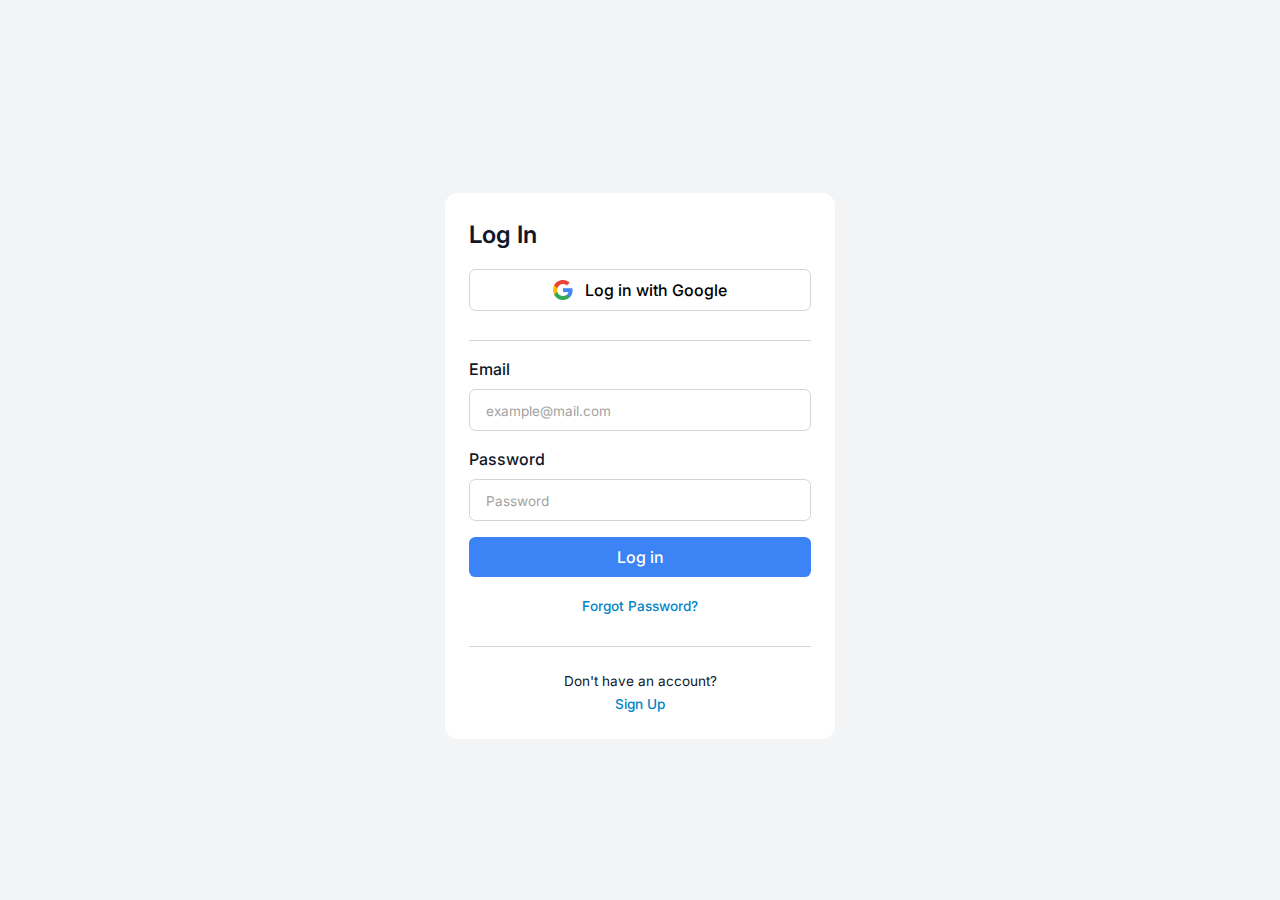
<file: pages/login.html>
<!DOCTYPE html>
<html lang="en">
<head>
    <meta charset="UTF-8">
    <meta http-equiv="X-UA-Compatible" content="IE=edge">
    <meta name="viewport" content="width=device-width, initial-scale=1.0">

    <!-- Styles -->
    <link rel="stylesheet" href="../styles/login.css">

    <!-- Google Fonts -->
    <link rel="preconnect" href="https://fonts.googleapis.com">
    <link rel="preconnect" href="https://fonts.gstatic.com" crossorigin>
    <link href="https://fonts.googleapis.com/css2?family=Inter:wght@400;500;600;700&display=swap" rel="stylesheet">

    <title>Kerala Tourism Log In</title>
</head>
<body>

    <div id="banner-message"></div>

    <div class="cards flex">

        <!-- Sign Up -->
        <div class="card" hidden>
            <div class="form-header border-btm grid">
                <h1>Sign Up</h1>
                <button class="btn btn-secondary" type="button" data-icon="google-icon">Sign up with Google</button>
            </div>
            <div class="form-body border-btm">
                <form class="grid">
                    <div id="name-wrapper" class="wrapper grid">
                        <label for="name">Name</label>
                        <input type="text" id="name" placeholder="John Doe">
                    </div>
                    <div id="email-wrapper" class="wrapper grid">
                        <label for="email">Email</label>
                        <input type="text" id="signup-email" placeholder="example@mail.com">
                    </div>
                    <div class="wrapper grid">
                        <label for="password">Password</label>
                        <input type="password" id="signup-password" placeholder="at least 8 characters">
                        <span class="sub-text">Strength</span>
                        <div class="password-strenght flex">
                            <div id="bar1" class="indicator"></div>
                            <div id="bar2" class="indicator"></div>
                            <div id="bar3" class="indicator"></div>
                            <div id="bar4" class="indicator"></div>
                        </div>
                    </div>
                    <button class="btn btn-primary" id="signup-button" type="submit">Sign up</button>
                </form>
            </div>
            <div class="form-footer">
                <p>Already have an account?</p>
                <div>
                    <a href="#">Log In</a>
                </div>
            </div>
        </div>
        <!-- Sign Up -->


        <!-- Log In -->
        <div class="card">
            <div class="form-header border-btm grid">
                <h1>Log In</h1>
                <button class="btn btn-secondary" type="button" data-icon="google-icon">Log in with Google</button>
            </div>
            <div class="form-body border-btm">
                <form class="grid">
                    <div id="login-wrapper" class="wrapper grid">
                        <label for="email">Email</label>
                        <input type="text" id="login-email" placeholder="example@mail.com">
                    </div>
                    <div class="wrapper grid">
                        <label for="password">Password</label>
                        <input type="password" id="login-password" placeholder="Password">
                    </div>
                    <button class="btn btn-primary" id="login-button" type="submit">Log in</button>
                    <div class="wrapper" style="text-align: center;">
                        <a href="#">Forgot Password?</a>
                    </div>
                </form>
            </div>
            <div class="form-footer">
                <p>Don't have an account?</p>
                <div>
                    <a href="#">Sign Up</a>
                </div>
            </div>
        </div>
        <!-- Log In -->
    </div>

    <script src="../script/app.js"></script>
</body>
</html>
</file>
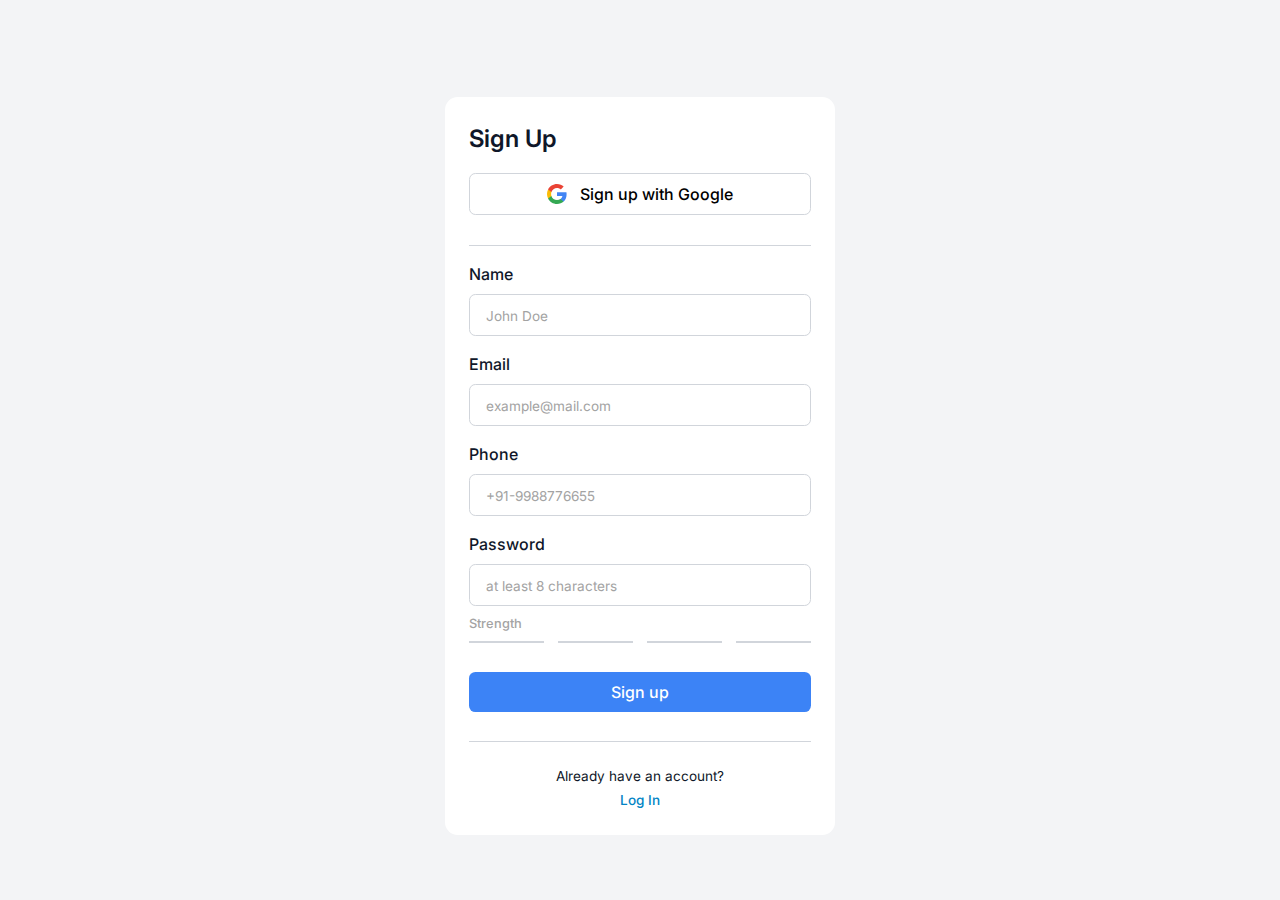
<file: pages/signup.html>
<!DOCTYPE html>
<html lang="en">
<head>
    <meta charset="UTF-8">
    <meta http-equiv="X-UA-Compatible" content="IE=edge">
    <meta name="viewport" content="width=device-width, initial-scale=1.0">

    <!-- Styles -->
    <link rel="stylesheet" href="../styles/signup.css">

    <!-- Google Fonts -->
    <link rel="preconnect" href="https://fonts.googleapis.com">
    <link rel="preconnect" href="https://fonts.gstatic.com" crossorigin>
    <link href="https://fonts.googleapis.com/css2?family=Inter:wght@400;500;600;700&display=swap" rel="stylesheet">

    <title>Kerala Tourism Sign Up</title>
</head>
<body>
    <div id="banner-message"></div>

    <div class="cards flex">
        <!-- Sign Up -->
        <div class="card">
            <div class="form-header border-btm grid">
                <h1>Sign Up</h1>
                <button class="btn btn-secondary" type="button" data-icon="google-icon">Sign up with Google</button>
            </div>
            <div class="form-body border-btm">
                <form class="grid">
                    <div id="name-wrapper" class="wrapper grid">
                        <label for="name">Name</label>
                        <input type="text" id="name" placeholder="John Doe">
                    </div>
                    <div id="email-wrapper" class="wrapper grid">
                        <label for="email">Email</label>
                        <input type="text" id="signup-email" placeholder="example@mail.com">
                    </div>
                    <div id="phone-wrapper" class="wrapper grid">
                        <label for="phone">Phone</label>
                        <input type="text" id="signup-phone" placeholder="+91-9988776655">
                    </div>
                    <div class="wrapper grid">
                        <label for="password">Password</label>
                        <input type="password" id="signup-password" placeholder="at least 8 characters">
                        <span class="sub-text">Strength</span>
                        <div class="password-strenght flex">
                            <div id="bar1" class="indicator"></div>
                            <div id="bar2" class="indicator"></div>
                            <div id="bar3" class="indicator"></div>
                            <div id="bar4" class="indicator"></div>
                        </div>
                    </div>
                    <button class="btn btn-primary" id="signup-button" type="submit">Sign up</button>
                </form>
            </div>
            <div class="form-footer">
                <p>Already have an account?</p>
                <div>
                    <a href="#">Log In</a>
                </div>
            </div>
        </div>
        <!-- Sign Up -->

         <!-- Log In -->
         <div class="card" hidden>
            <div class="form-header border-btm grid">
                <h1>Log In</h1>
                <button class="btn btn-secondary" type="button" data-icon="google-icon">Log in with Google</button>
            </div>
            <div class="form-body border-btm">
                <form class="grid">
                    <div id="login-wrapper" class="wrapper grid">
                        <label for="email">Email</label>
                        <input type="text" id="login-email" placeholder="example@mail.com">
                    </div>
                    <div class="wrapper grid">
                        <label for="password">Password</label>
                        <input type="password" id="login-password" placeholder="Password">
                    </div>
                    <button class="btn btn-primary" id="login-button" type="submit">Log in</button>
                    <div class="wrapper" style="text-align: center;">
                        <a href="#">Forgot Password?</a>
                    </div>
                </form>
            </div>
            <div class="form-footer">
                <p>Don't have an account?</p>
                <div>
                    <a href="#">Sign Up</a>
                </div>
            </div>
        </div>
        <!-- Log In -->
    </div>

    <script src="../script/app.js"></script>
</body>
</html>
</file>
<file: global.css>
:root {
    --clr-primary-500: hsla(217, 96%, 56%, 1);

    --clr-background-100: hsla(0, 0%, 100%, 1);
    --clr-background-200: hsla(210, 11%, 96%, 1);
    --clr-background-300: hsl(180, 20%, 97%, 1);
    
    --clr-neutral-400: hsla(0, 0%, 93%, 1);
    --clr-neutral-700: hsla(205, 5%, 49%, 1);
    --clr-neutral-900: hsla(210, 9%, 13%, 1);
    
    --fw-rg: 400;
    --fw-md: 500;
    --fw-sb: 600;
    --fw-bd: 700;
}

/*
    1. Use a more-intuitive box-sizing model.
*/
*, *::before, *::after {
    box-sizing: border-box;
}
/*
    2. Remove default margin
*/
* {
    margin: 0;
}
/*
    3. Allow percentage-based heights in the application
*/
html, body {
    height: 100%;
}
/*
    Typographic tweaks!
    4. Add accessible line-height
    5. Improve text rendering
*/
body {
    font-family: 'Inter', sans-serif;
    line-height: 1.5;
    -webkit-font-smoothing: antialiased;
    background-color: var(--clr-background-200);
}
  /*
    6. Improve media defaults
  */
img, picture, video, canvas, svg {
    display: block;
    max-width: 100%;
}
/*
    7. Remove built-in form typography styles
*/
input, button, textarea, select {
    font: inherit;
}
/*
    8. Avoid text overflows
*/
p, h1, h2, h3, h4, h5, h6 {
    overflow-wrap: break-word;
}

/* ========================= 
     Modifier Classes 
============================ */

.container {
    max-width: 1024px;
    margin: 0 auto;
}

.flex-group {
    display: flex;
}

.grid {
    display: grid;
}

.outline {
    outline: 2px red solid;
}

/* ========================
     General Styles
=========================== */

/* Typography */

h1 {
    font-size: 3rem;
    font-weight: var(--fw-bd);
    letter-spacing: -2px;
    color: var(--clr-neutral-900);
}

h2 {
    font-size: 1rem;
    font-weight: var(--fw-md);
    letter-spacing: 1.5px;
    color: var(--clr-primary-500);
}

h3 {
    font-size: 2.25rem;
    font-weight: var(--fw-bd);
    letter-spacing: -1.5px;
    color: var(--clr-neutral-900);
}

h4 {
    font-size: 1rem;
    font-weight: var(--fw-sb);
    letter-spacing: 1px;
    color: var(--clr-neutral-900);
}

p {
    font-size: 1rem;
    font-weight: var(--fw-rg);
    color: var(--clr-neutral-700);
}

/* ---------------- */

/* Navigation */
header {
    background-color: var(--clr-background-100);
}

nav {
    gap: 3rem;
    align-items: center;
}

.logo {
    font-size: 1.25rem;
    font-weight: var(--fw-bd);
    letter-spacing: -1.5px;
    padding-right: 2rem;
    margin-block: 1.25rem;
    color: var(--clr-neutral-900);
}

.nav-items a {
    text-decoration: none;
    color: var(--clr-neutral-700);
    font-weight: var(--fw-md);
    padding-right: 2.5rem;
}

.nav-items .active {
    color: var(--clr-neutral-900);
    font-weight: var(--fw-sb);
}

.btn-group {
    margin-left: auto;
}

.btn {
    border: none;
    background-color: var(--clr-background-100);
    padding: 0.5rem 1.5rem;
    font-weight: var(--fw-md);
    border-radius: 100vmax;
    border: 1px var(--clr-neutral-400) solid;
    text-decoration: none;
    color: var(--clr-neutral-900);
}

.btn-primary {
    background-color: var(--clr-primary-500);
    color: var(--clr-background-100);
}

/* -------------------------- */

/* Footer */

footer {
    padding-block-start: 4.5rem;
    background-color: var(--clr-background-100);
}

.footer-head {
    justify-content: space-between;
    padding-bottom: 3rem;
    border-bottom: 1px var(--clr-neutral-400) solid;
}

.newsletter {
    align-items: center;
}

.newsletter-title {
    max-width: 16rem;
    margin-right: 2rem;
    color: var(--clr-neutral-900);
    font-weight: var(--fw-sb);
    font-size: 0.95rem;
}

#newsletter-email {
    padding: 0.5rem 1.5rem;
    margin-right: 1rem;
    border-radius: 100vmax;
    border: 1px var(--clr-neutral-400) solid;
}

.footer-main {
    padding-block: 2.5rem;
    justify-content: space-between;
    align-items: flex-start;
    border-bottom: 1px var(--clr-neutral-400) solid;
}

.social-media {
    gap: 1rem;
}

.site-map {
    gap: 10rem;
}

.top-destination {
    gap: 1rem;
}

footer a {
    text-decoration: none;
    color: var(--clr-neutral-700);
}

.footer-copyrights {
    padding-block: 1rem;
}

.footer-copyrights span {
    color: var(--clr-neutral-700);
    font-weight: var(--fw-md);
    font-size: 0.9rem;
}

/* ------------------------- */
</file>
<file: styles/home.css>
@import url("../global.css");

/*-------- Hero Section ------------ */

.hero__section-wrapper {
    padding-block: 3rem;
    margin-block: 2rem;
    justify-content: space-between;
}

.text-wrapper {
    flex-direction: column;
    gap: 1rem;
}

.hero__section-title {
    max-width: 28rem;
    color: var(--clr-neutral-900)
}

.hero__section-body {
    max-width: 28rem;
    font-size: 1.125rem;
    font-weight: var(--fw-rg);
    color: var(--clr-neutral-900);
}

.scroll-down {
    margin-block-start: 0.5rem;
    display: flex;
    justify-content: center;
    align-items: center;
    width: 40px;
    aspect-ratio: 1;
    background-color: var(--clr-neutral-900);
    border-radius: 50%;
}

.scroll-down svg {
    width: 20px;
    aspect-ratio: 1;
    color: var(--clr-background-100);
}

.hero__section-image {
    width: 25rem;
    background-color: white;
    border-radius: 0.8rem;
    background-image: url('../images/Hero-Image.jpg');
    background-position: center;
    background-size: cover;
}

/* Search Box */
.search__box {
    background-color: var(--clr-background-100);
    width: 1024px;
    padding: 1.5em 2em;
    border-radius: 1.5rem;
    margin-block-end: 5rem;
}

.search__box-head {
    display: flex;
    justify-content: space-between;
    padding-bottom: 1rem;
    border-bottom: 1px var(--clr-neutral-400) solid;
}

.filter {
    display: flex;
    align-items: center;
    gap: 2.5rem
}

.filter p {
    color: var(--clr-neutral-700);
    font-size: 1rem;
}

.search__box-body {
    display: flex;
    justify-content: space-between;
    margin-top: 2rem;
}

.search-ctn {
    border: 1px var(--clr-neutral-400) solid;
    width: fit-content;
    border-radius: 1rem;
    overflow: hidden;
    padding: 0.5em 1em;
}

.search-ctn input {
    margin-bottom: 0.8rem;
    border: none;
    font-size: 0.825rem;
}

.value {
    display: flex;
    gap: 0.5rem;
}

.icon {
    width: 20px;
    aspect-ratio: 1;
}

.value p {
    font-weight: var(--fw-md);
    color: var(--clr-neutral-900);
}

.value svg {
    color: green;
}

.filter .active {
    color: var(--clr-neutral-900);
    font-weight: var(--fw-md);
}

/* --------------------- */


/* ----------- Top Destinations ------------- */
.top__destinations {
    padding-block: 4rem;
    background-color: var(--clr-background-100);
}

.top__destinations-text > * {
    margin-block: 1rem;
    text-align: center;
}

.top__destinations-images {
    margin-block: 4rem;
    justify-content: space-between;
}

.top__destinations-card-image {
    width: 15rem;
    height: 20rem;
    background-color: var(--clr-neutral-400);
    background-size: cover;
    background-position: center;
    border-radius: 1.5rem;
}

/* ------------------------------------------- */

/* --------------- Staycation ------------------ */
.staycation {
    padding-block: 4rem;
    background-color: var(--clr-background-100);
}

.staycation-text > * {
    margin-block: 1rem;
}

.staycation-filter {
    margin-block: 3rem;
    justify-content: space-between;
}

.staycation-cards {
    flex-wrap: wrap;
    justify-content: space-between;
}

.product__card {
    margin-block: 1rem;
    max-width: 20rem;
    background-color: var(--clr-background-100);
    border-radius: 1rem;
    overflow: hidden;
    box-shadow: 2px 4px 5px var(--clr-neutral-400);
}

.product__card-img {
    height: 15rem;
    background-color: var(--clr-neutral-400);
    background-size: cover;
    background-position: center;
}

.product__card-body {
    display: grid;
    gap: 1.5rem;
    padding: 1em 1.5em;
}

.card-title {
    color: var(--clr-neutral-900);
    font-weight: var(--fw-sb);
    font-size: 0.9rem;
}

.distance, 
.review {
    color: var(--clr-neutral-700);
    font-weight: var(--fw-md);
    font-size: 0.9rem;
}

.tag-group {
    display: flex;
    flex-wrap: wrap;
    gap: 10px;
    padding-bottom: 1rem;
    border-bottom: 1px var(--clr-neutral-400) solid;
}

.tag {
    background-color: var(--clr-background-300);
    width: fit-content;
    padding: 0.2rem 0.4rem;
    border-radius: 0.4rem;
    display: flex;
    gap: 0.4rem;
}

.tag > p {
    font-size: 0.8rem;
    font-weight: var(--fw-sb);
}

svg {
    width: 14px;
    aspect-ratio: 1;
    color: var(--clr-neutral-700);
    stroke-width: 2px;
}

.tag-number {
    font-weight: var(--fw-md);
}

.tag-text {
    color: var(--clr-neutral-700);
}

.card-price {
    color: var(--clr-primary-500);
    font-weight: var(--fw-sb);
    font-size: 0.9rem;
}

.rating {
    font-weight: var(--fw-sb);
    font-size: 0.8rem;
}

.rating-icon svg {
    color: orange;
    width: 16px;
    aspect-ratio: 1;
}

/* -------------------------------------- */

/* --------------- Events ------------------- */

.events-text {
    padding-top: 4rem;
    margin-block-end: 4rem;
}

.events-text > * {
    text-align: center;
    margin-block: 1rem;
}

.events-cards {
    gap: 1rem;
    flex-wrap: wrap;
    margin-block-end: 4rem;
}

.event-card {
    width: 20rem;
    background-color: var(--clr-background-100);
    padding: 1rem 1.5rem;
    border-radius: 0.5rem;
    margin-block-end: 2rem;
}

.card-head {
    width: fit-content;
    justify-content: space-between;
    align-items: center;
    gap: 0.5rem;
}

.card-image {
    width: 3rem;
    height: 3rem;
    border-radius: 50%;
    background-color: var(--clr-neutral-400);
    background-position: center;
    background-size: cover;
}

.card-title {
    font-size: 1rem;
    font-weight: var(--fw-sb);
}

.card-body {
    padding-block: 0.8rem;
    margin-block: 0.5rem;
    border-bottom: 1px var(--clr-neutral-400) solid;
}

.card-body-text {
    font-size: 0.9rem;
    font-weight: var(--fw-md);
    color: var(--clr-neutral-900);
}

.card-body-detail {
    color: var(--clr-neutral-700);
    margin-top: 0.5rem;
    font-size: 0.9rem;
    font-size: 0.9rem;
}

.card-footer {
    justify-content: space-between;
    align-items: center;
}

.card-price {
    font-size: 0.9rem;
    font-weight: var(--fw-md);
}

.card-footer-text {
    font-size: 0.9rem;
    font-weight: var(--fw-md);
    color: var(--clr-primary-500);
}

/* -------------------------------- */
</file>
<file: styles/login.css>
@import url('https://fonts.googleapis.com/css2?family=Inter:wght@400;500;600;700&display=swap');

:root {
    --clr-background-grey: hsl(220, 14%, 96%);
    --clr-background-card: hsl(0, 0%, 100%);
    --clr-background-border: hsl(216, 12%, 84%);

    --clr-text-dark: hsl(222, 47%, 11%);
    --clr-text-light: hsl(0, 0%, 64%);

    --clr-btn: hsl(217, 91%, 60%);
    --clr-link: hsl(200, 98%, 39%);

    --clr-valid: hsl(142, 71%, 45%);
    --clr-invalid: hsl(0, 72%, 51%);

    --fw-rg: 400;
    --fw-md: 500;
    --fw-sb: 600;
    --fw-bd: 700;
}

/*
  1. Use a more-intuitive box-sizing model.
*/
*, *::before, *::after {
    box-sizing: border-box;
}
  /*
    2. Remove default margin
  */
* {
    margin: 0;
}
  /*
    3. Allow percentage-based heights in the application
  */
html, body {
    height: 100%;
}
  /*
    Typographic tweaks!
    4. Add accessible line-height
    5. Improve text rendering
  */
body {
    font-family: 'Inter', sans-serif;
    line-height: 1.5;
    -webkit-font-smoothing: antialiased;
    background-color: var(--clr-background-grey);
}
  /*
    6. Improve media defaults
  */
img, picture, video, canvas, svg {
    display: block;
    max-width: 100%;
}
  /*
    7. Remove built-in form typography styles
  */
input, button, textarea, select {
    font: inherit;
}
  /*
    8. Avoid text overflows
  */
p, h1, h2, h3, h4, h5, h6 {
    overflow-wrap: break-word;
}


/* Modifier Classes */
.card {
    width: 390px;
    padding: 1.5rem 1.5rem;
    background-color: var(--clr-background-card);
    border-radius: 0.8rem;
}

.flex {
    display: flex;
    flex-wrap: wrap;
}

.grid {
    display: grid;
}

.border-btm {
    border-bottom: 1px var(--clr-background-border) solid;
}

.btn {
    cursor: pointer;
    text-decoration: none;
    display: inline-flex;
    gap: .8rem;
    justify-content: center;
    align-items: center;

    border: 0;
    border-radius: 0.4rem;
    padding: 0.5rem 1rem;
    font-size: 1rem;
    font-weight: var(--fw-md);
}

.btn[data-icon="google-icon"]::before {
    content: "";
    background-image: url("../icons/logo.svg");
    background-size: cover;
    background-position: center;
    width: 20px;
    height: 20px;
}

.btn-primary {
    background-color: var(--clr-btn);
    color: var(--clr-background-card);
}

.btn-secondary {
    background-color: var(--clr-background-card);
    border: 1px var(--clr-background-border) solid;
}

/* Typography */
h1 {
    font-size: 1.5rem;
    font-weight: var(--fw-sb);
    color: var(--clr-text-dark);
}

h2 {
    font-size: 0.85rem;
    font-weight: var(--fw-md);
    color: var(--clr-text-dark);
}

p {
    font-size: 0.85rem;
    font-weight: var(--fw-rg);
    color: var(--clr-text-dark);
}

::placeholder {
    font-size: 0.85rem;
    color: var(--clr-text-light);
    font-weight: var(--fw-rg);
}

a {
    text-decoration: none;
    color: var(--clr-link);
    font-size: 0.85rem;
    font-weight: var(--fw-md);
}

/* Layout */

body {
    display: flex;
    flex-direction: column;
    gap: 2rem;
    justify-content: center;
    align-items: center;
}

.form-message-banner {
    padding: 0.5rem 2rem;
    border-radius: 0.4rem;
}

.form-message-text {
    text-align: center;
    font-size: 1rem;
    font-weight: var(--fw-sb);
    color: var(--clr-background-card);
}

.cards {
    gap: 1rem;
}

/* Form Header */
.form-header {
    padding-block-end: 1.825rem;
    gap: 1rem;
}

/* Form Body */
.form-body {
    padding-block-end: 1.825rem;
    padding-block-start: 1rem;
}

form {
    gap: 1rem;
}

.wrapper {
    gap: 0.5rem;
}

label {
    font-size: 1rem;
    font-weight: var(--fw-md);
    color: var(--clr-text-dark);
}

input {
    padding: 0.5rem 1rem;
    border-radius: 0.4rem;
    border: 1px var(--clr-background-border) solid;
}

textarea:focus, input:focus{
    outline: none;
}

.password-strenght {
    margin-block-end: 0.8rem;
    justify-content: space-between;
}

.sub-text {
    font-size: 0.8rem;
    font-weight: var(--fw-md);
    color: var(--clr-text-light);
}

.indicator {
    width: 22%;
    height: 2.5px;
    background-color: var(--clr-background-border);
}

/* Form footer */
.form-footer {
    text-align: center;
    padding-block-start: 1.5rem;
}

/* Form Validation */
.invalid {
    color: var(--clr-invalid);
}

.valid-outline {
    border: 1px var(--clr-valid) solid;
    box-shadow: hsla(142, 71%, 45%, 0.2) 0px 2px 8px 0px;
}

.invalid-outline {
    border: 1px var(--clr-invalid) solid;
    box-shadow: hsla(0, 72%, 51%, 0.2) 0px 2px 8px 0px;
}

.meter {
    background-color: var(--clr-valid);
    box-shadow: hsla(142, 71%, 45%, 0.4) 0px 2px 10px 0px;
}

.banner-valid {
    background-color: var(--clr-valid);
    box-shadow: hsla(142, 71%, 45%, 0.4) 0px 2px 10px 0px;
}

.banner-invalid {
    background-color: var(--clr-invalid);
    box-shadow: hsla(0, 72%, 51%, 0.2) 0px 2px 8px 0px;
}
</file>
<file: styles/signup.css>
@import url('https://fonts.googleapis.com/css2?family=Inter:wght@400;500;600;700&display=swap');

:root {
    --clr-background-grey: hsl(220, 14%, 96%);
    --clr-background-card: hsl(0, 0%, 100%);
    --clr-background-border: hsl(216, 12%, 84%);

    --clr-text-dark: hsl(222, 47%, 11%);
    --clr-text-light: hsl(0, 0%, 64%);

    --clr-btn: hsl(217, 91%, 60%);
    --clr-link: hsl(200, 98%, 39%);

    --clr-valid: hsl(142, 71%, 45%);
    --clr-invalid: hsl(0, 72%, 51%);

    --fw-rg: 400;
    --fw-md: 500;
    --fw-sb: 600;
    --fw-bd: 700;
}

/*
  1. Use a more-intuitive box-sizing model.
*/
*, *::before, *::after {
    box-sizing: border-box;
}
  /*
    2. Remove default margin
  */
* {
    margin: 0;
}
  /*
    3. Allow percentage-based heights in the application
  */
html, body {
    height: 100%;
}
  /*
    Typographic tweaks!
    4. Add accessible line-height
    5. Improve text rendering
  */
body {
    font-family: 'Inter', sans-serif;
    line-height: 1.5;
    -webkit-font-smoothing: antialiased;
    background-color: var(--clr-background-grey);
}
  /*
    6. Improve media defaults
  */
img, picture, video, canvas, svg {
    display: block;
    max-width: 100%;
}
  /*
    7. Remove built-in form typography styles
  */
input, button, textarea, select {
    font: inherit;
}
  /*
    8. Avoid text overflows
  */
p, h1, h2, h3, h4, h5, h6 {
    overflow-wrap: break-word;
}


/* Modifier Classes */
.card {
    width: 390px;
    padding: 1.5rem 1.5rem;
    background-color: var(--clr-background-card);
    border-radius: 0.8rem;
}

.flex {
    display: flex;
    flex-wrap: wrap;
}

.grid {
    display: grid;
}

.border-btm {
    border-bottom: 1px var(--clr-background-border) solid;
}

.btn {
    cursor: pointer;
    text-decoration: none;
    display: inline-flex;
    gap: .8rem;
    justify-content: center;
    align-items: center;

    border: 0;
    border-radius: 0.4rem;
    padding: 0.5rem 1rem;
    font-size: 1rem;
    font-weight: var(--fw-md);
}

.btn[data-icon="google-icon"]::before {
    content: "";
    background-image: url("../icons/logo.svg");
    background-size: cover;
    background-position: center;
    width: 20px;
    height: 20px;
}

.btn-primary {
    background-color: var(--clr-btn);
    color: var(--clr-background-card);
}

.btn-secondary {
    background-color: var(--clr-background-card);
    border: 1px var(--clr-background-border) solid;
}

/* Typography */
h1 {
    font-size: 1.5rem;
    font-weight: var(--fw-sb);
    color: var(--clr-text-dark);
}

h2 {
    font-size: 0.85rem;
    font-weight: var(--fw-md);
    color: var(--clr-text-dark);
}

p {
    font-size: 0.85rem;
    font-weight: var(--fw-rg);
    color: var(--clr-text-dark);
}

::placeholder {
    font-size: 0.85rem;
    color: var(--clr-text-light);
    font-weight: var(--fw-rg);
}

a {
    text-decoration: none;
    color: var(--clr-link);
    font-size: 0.85rem;
    font-weight: var(--fw-md);
}

/* Layout */

body {
    display: flex;
    flex-direction: column;
    gap: 2rem;
    justify-content: center;
    align-items: center;
}

.form-message-banner {
    padding: 0.5rem 2rem;
    border-radius: 0.4rem;
}

.form-message-text {
    text-align: center;
    font-size: 1rem;
    font-weight: var(--fw-sb);
    color: var(--clr-background-card);
}

.cards {
    gap: 1rem;
}

/* Form Header */
.form-header {
    padding-block-end: 1.825rem;
    gap: 1rem;
}

/* Form Body */
.form-body {
    padding-block-end: 1.825rem;
    padding-block-start: 1rem;
}

form {
    gap: 1rem;
}

.wrapper {
    gap: 0.5rem;
}

label {
    font-size: 1rem;
    font-weight: var(--fw-md);
    color: var(--clr-text-dark);
}

input {
    padding: 0.5rem 1rem;
    border-radius: 0.4rem;
    border: 1px var(--clr-background-border) solid;
}

textarea:focus, input:focus{
    outline: none;
}

.password-strenght {
    margin-block-end: 0.8rem;
    justify-content: space-between;
}

.sub-text {
    font-size: 0.8rem;
    font-weight: var(--fw-md);
    color: var(--clr-text-light);
}

.indicator {
    width: 22%;
    height: 2.5px;
    background-color: var(--clr-background-border);
}

/* Form footer */
.form-footer {
    text-align: center;
    padding-block-start: 1.5rem;
}

/* Form Validation */
.invalid {
    color: var(--clr-invalid);
}

.valid-outline {
    border: 1px var(--clr-valid) solid;
    box-shadow: hsla(142, 71%, 45%, 0.2) 0px 2px 8px 0px;
}

.invalid-outline {
    border: 1px var(--clr-invalid) solid;
    box-shadow: hsla(0, 72%, 51%, 0.2) 0px 2px 8px 0px;
}

.meter {
    background-color: var(--clr-valid);
    box-shadow: hsla(142, 71%, 45%, 0.4) 0px 2px 10px 0px;
}

.banner-valid {
    background-color: var(--clr-valid);
    box-shadow: hsla(142, 71%, 45%, 0.4) 0px 2px 10px 0px;
}

.banner-invalid {
    background-color: var(--clr-invalid);
    box-shadow: hsla(0, 72%, 51%, 0.2) 0px 2px 8px 0px;
}
</file>
